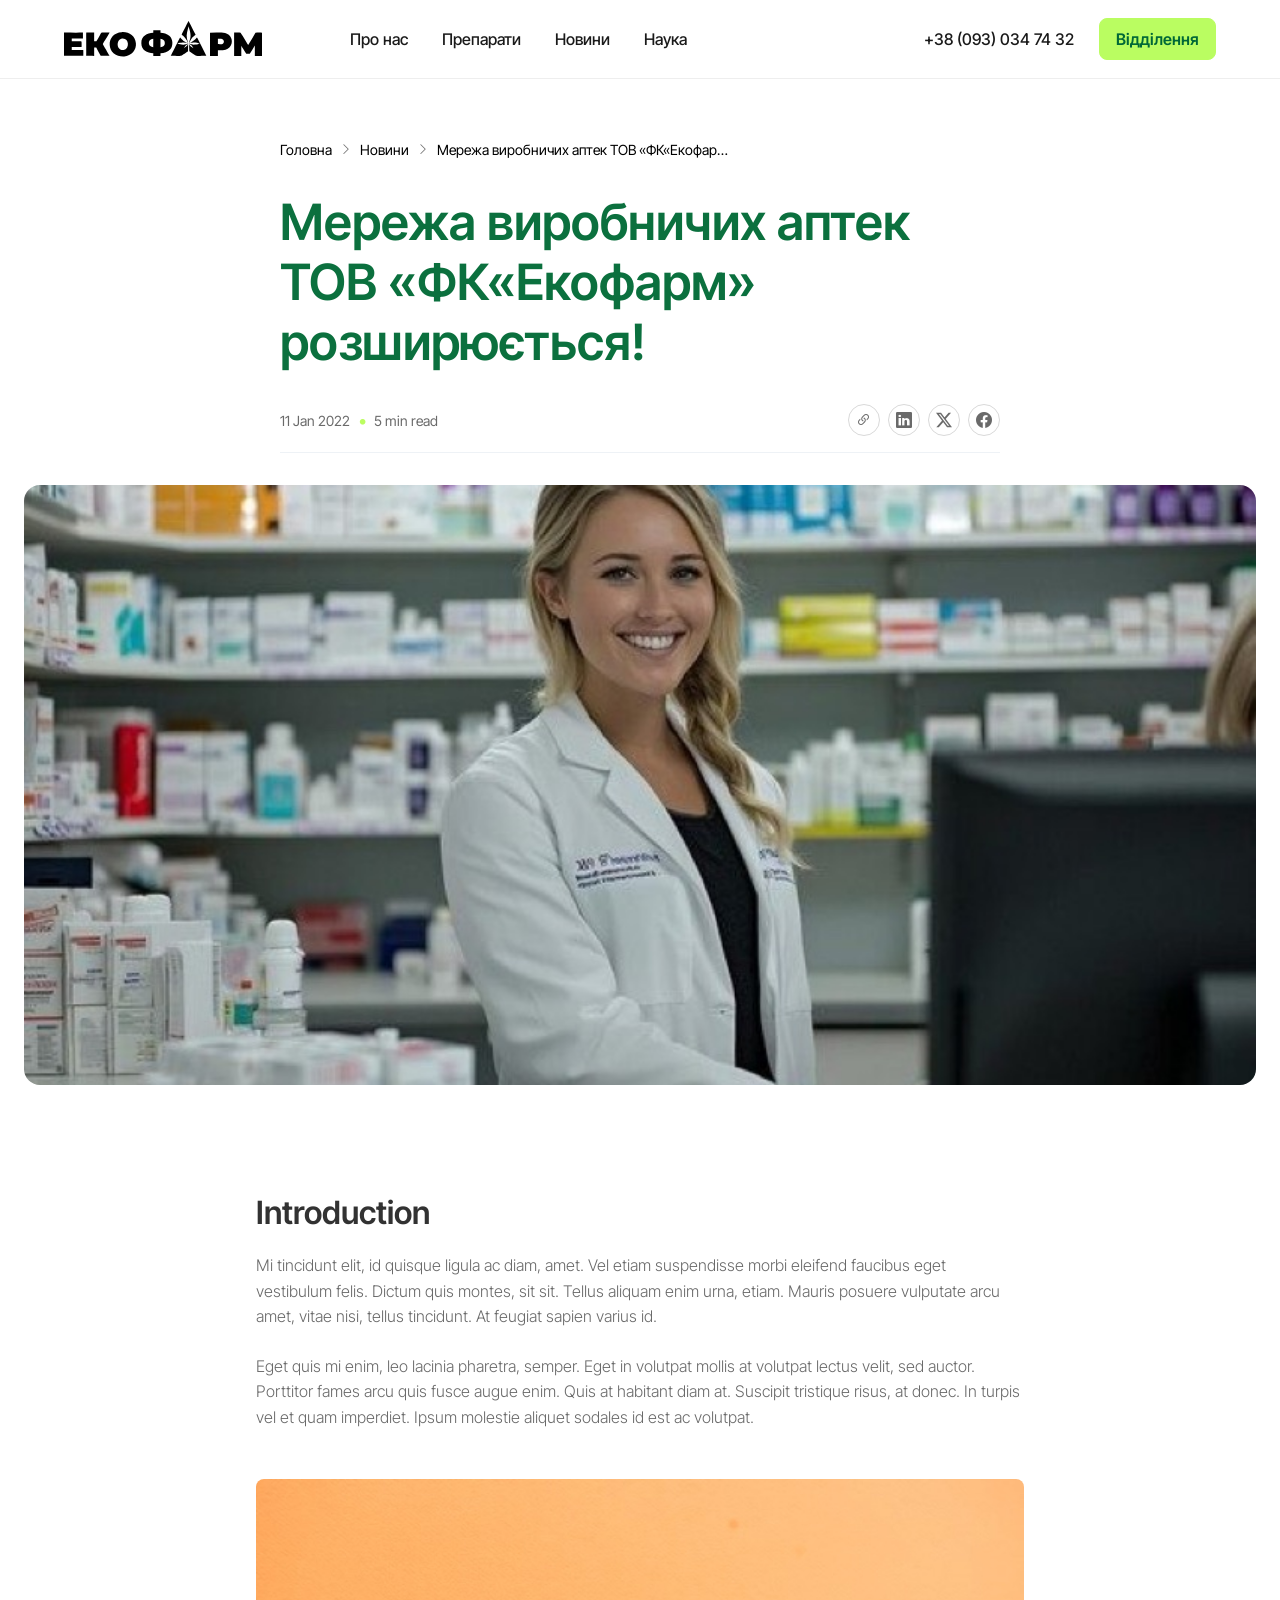
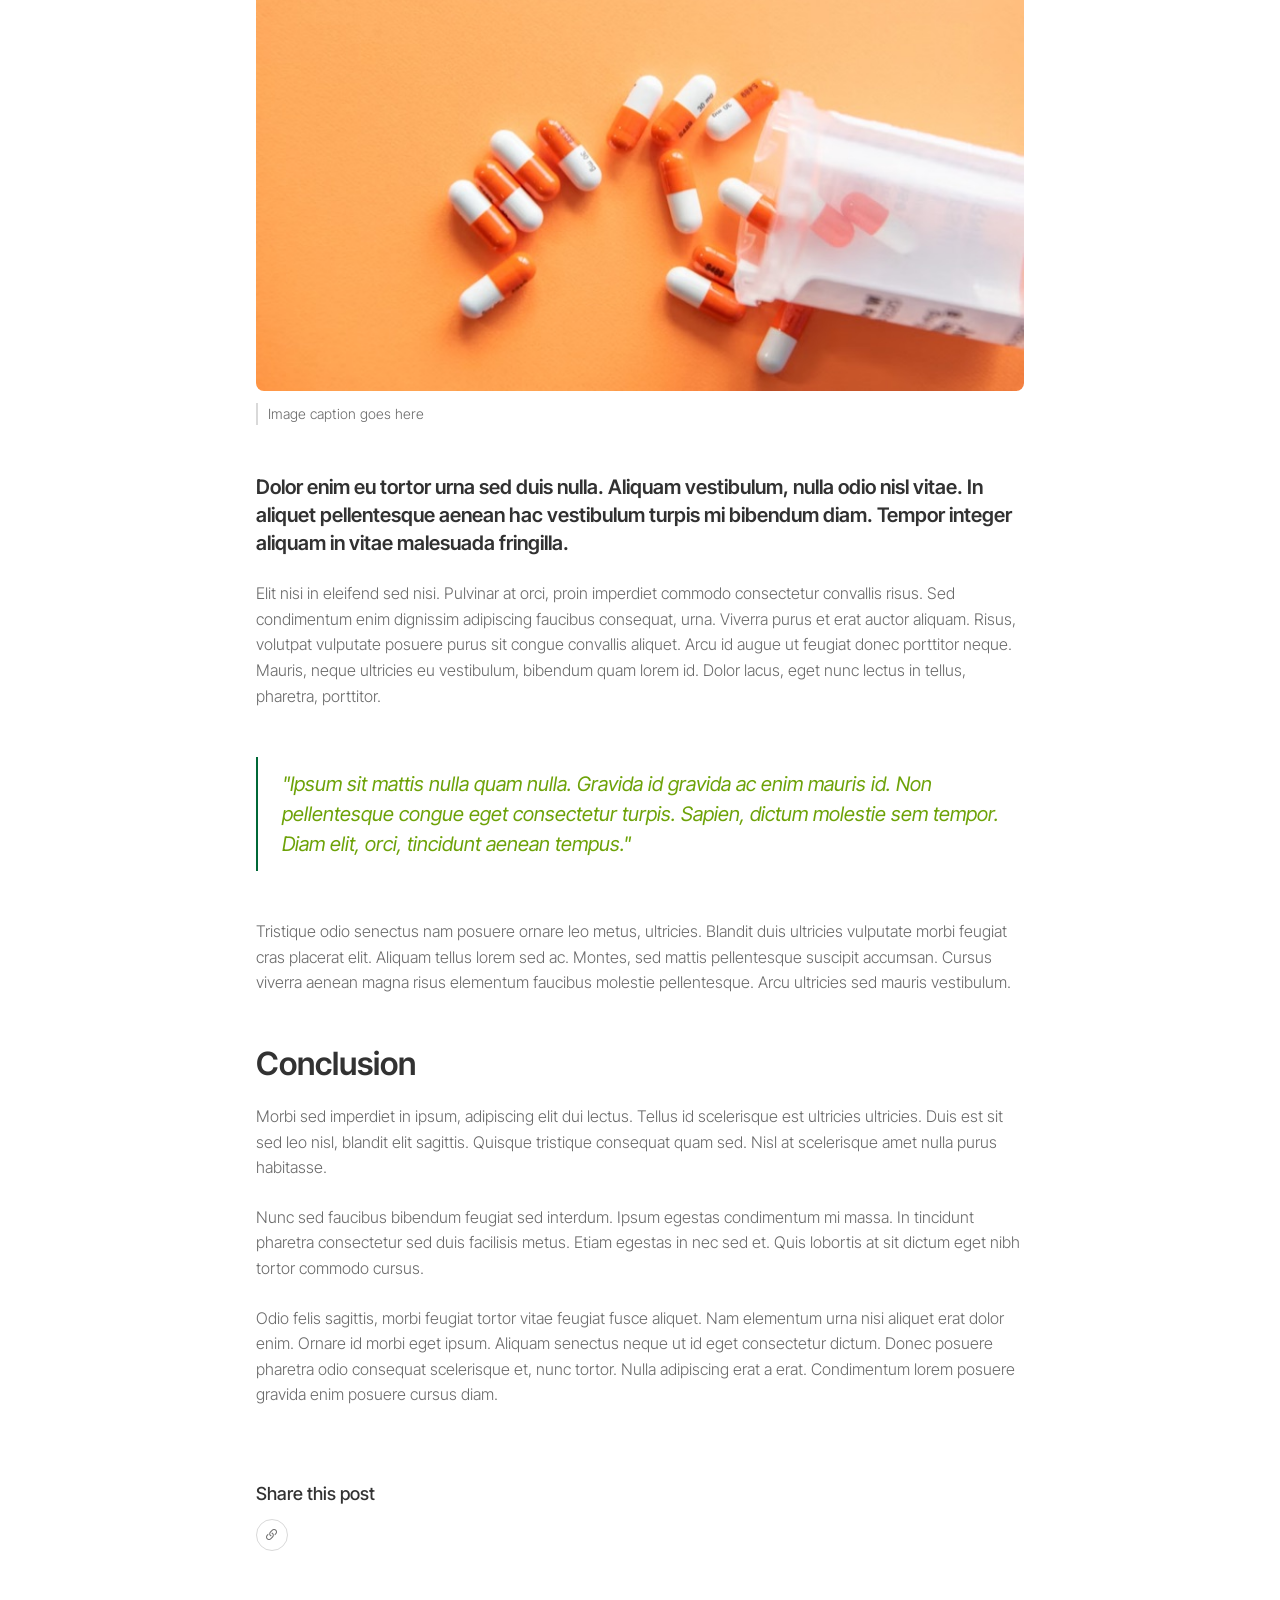
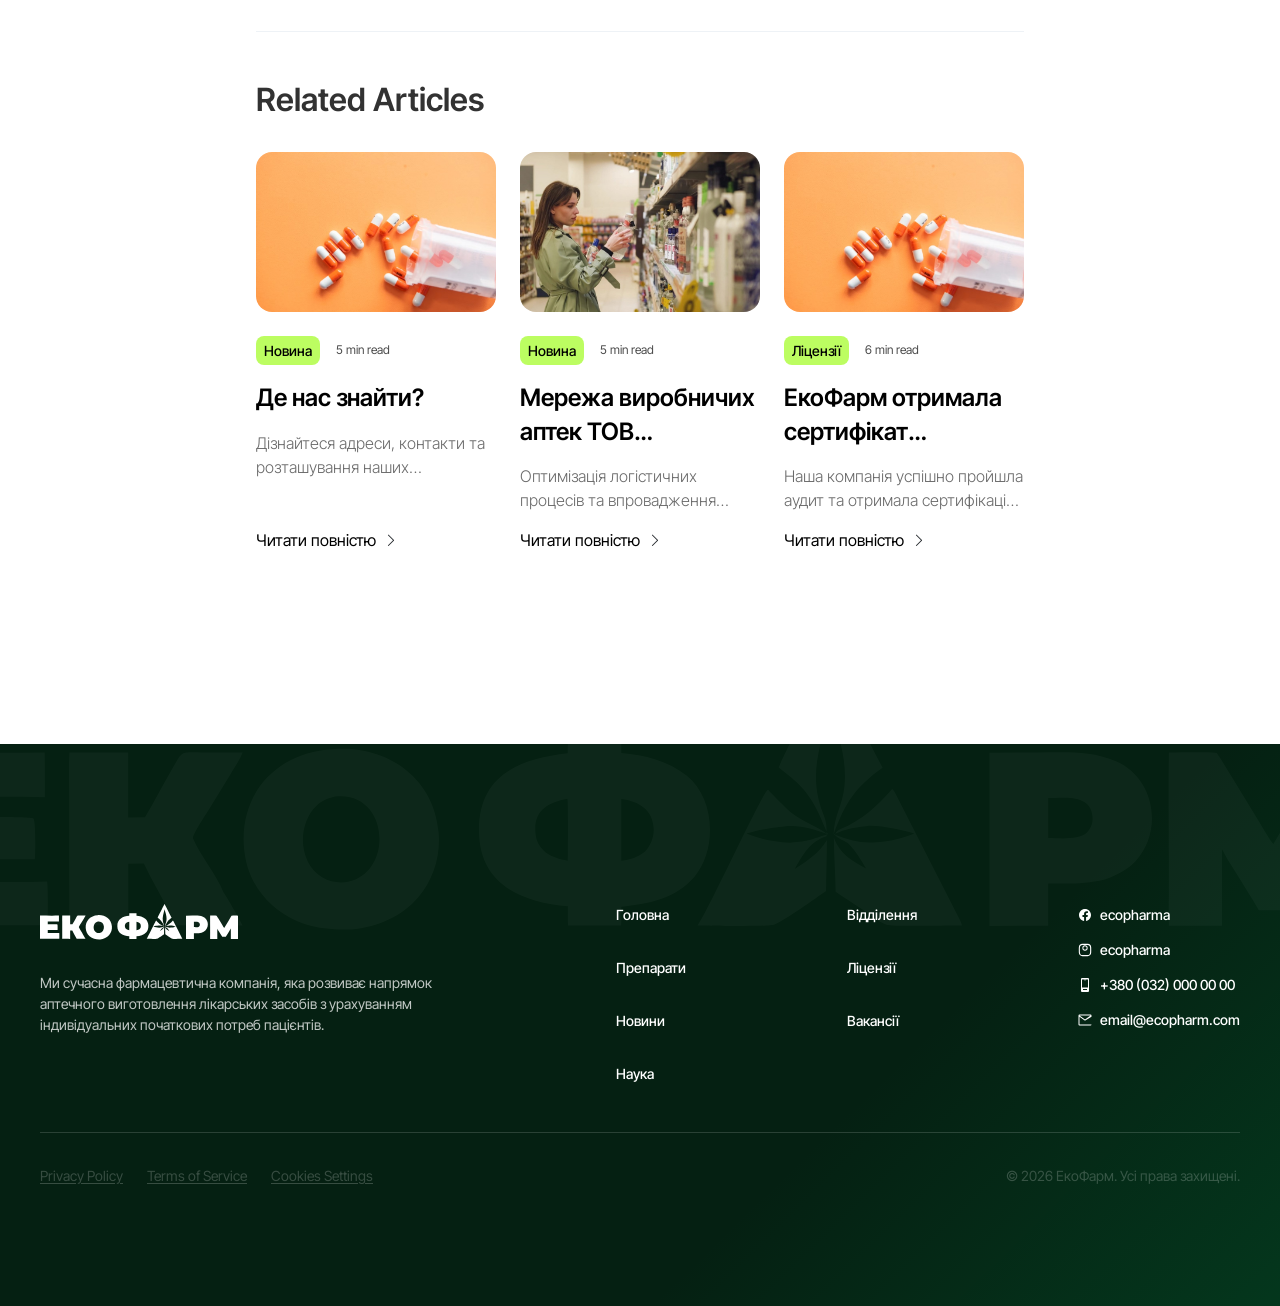
<file: article.html>
<!DOCTYPE html>
<html lang="uk">

<head>
  <meta charset="UTF-8" />
  <meta name="viewport" content="width=device-width, initial-scale=1.0" />
  <title>Стаття — EcoPharma</title>
  <meta name="description" content="Детальний перегляд статті фармацевтичної компанії EcoPharma." />

  <!-- Шрифт: Inter Tight -->
  <link rel="preconnect" href="https://fonts.googleapis.com" />
  <link rel="preconnect" href="https://fonts.gstatic.com" crossorigin />
  <link
    href="https://fonts.googleapis.com/css2?family=Inter+Tight:wght@300;400;500;600;700&display=swap"
    rel="stylesheet" />

  <!-- Bootstrap 5 (CDN) -->
  <link href="https://cdn.jsdelivr.net/npm/bootstrap@5.3.3/dist/css/bootstrap.min.css" rel="stylesheet" />
  <!-- Bootstrap Icons (CDN) -->
  <link href="https://cdn.jsdelivr.net/npm/bootstrap-icons@1.11.3/font/bootstrap-icons.min.css" rel="stylesheet" />
  <!-- Власні стилі -->
  <link href="css/style.css" rel="stylesheet" />
</head>

<body>

  <!-- ===== Хедер (білий, для внутрішніх сторінок) ===== -->
  <header class="page-header">
    <div class="page-header-row">
      <a href="index.html" class="page-logo" aria-label="ЕкоФарм">
        <img src="assets/logo-white.svg" alt="ЕкоФарм" />
      </a>
      <nav class="page-nav">
        <a href="index.html#about">Про нас</a>
        <a href="products.html">Препарати</a>
        <a href="news.html">Новини</a>
        <a href="index.html#">Наука</a>
      </nav>
      <div class="page-header-contact">
        <a href="tel:+380930347432" class="page-phone">+38 (093) 034 74 32</a>
        <a href="branches.html" class="btn-lime btn-lime--sm">Відділення</a>
      </div>
    </div>
  </header>

  <!-- ===== Головний контент статті ===== -->
  <main class="article-page bg-white">
    
    <!-- Верхня секція: Breadcrumbs, Title, Meta, Share -->
    <div class="article-top-section">
      <nav class="bp-breadcrumb" aria-label="Хлібні крихти">
        <a href="index.html">Головна</a>
        <i class="bi bi-chevron-right"></i>
        <a href="news.html">Новини</a>
        <i class="bi bi-chevron-right"></i>
        <span class="text-truncate d-inline-block align-middle" style="max-width: 300px;" id="articleBreadcrumbTitle">...</span>
      </nav>
      
      <h1 class="article-main-title" id="articleMainTitle">...</h1>
      
      <div class="article-meta-row">
        <div class="article-meta-info">
          <span id="articleDate">11 Jan 2022</span>
          <span class="article-meta-dot">•</span>
          <span id="articleReadTime">5 min read</span>
        </div>
        
        <div class="article-share-buttons">
          <button class="share-btn copy-link-btn" aria-label="Копіювати посилання"><i class="bi bi-link-45deg"></i></button>
          <button class="share-btn" aria-label="Поділитися в LinkedIn"><i class="bi bi-linkedin"></i></button>
          <button class="share-btn" aria-label="Поділитися в X"><i class="bi bi-twitter-x"></i></button>
          <button class="share-btn" aria-label="Поділитися в Facebook"><i class="bi bi-facebook"></i></button>
        </div>
      </div>
    </div>

    <!-- Обкладинка статті -->
    <div class="article-cover-container">
      <div class="article-cover-wrapper">
        <img loading="lazy" src="assets/news-1.jpg" alt="Обкладинка новини" id="articleCoverImg" />
      </div>
    </div>

    <!-- Вміст статті -->
    <div class="article-body-section">
      <div class="article-body-inner">
        <div class="article-rich-text" id="articleRichText">
          <!-- Завантажується динамічно через JS -->
        </div>

        <!-- Нижній блок поширення -->
        <div class="article-bottom-share pt-4 mt-5">
          <p class="article-bottom-share-label">Share this post</p>
          <div class="article-share-buttons">
            <button class="share-btn copy-link-btn" aria-label="Копіювати посилання"><i class="bi bi-link-45deg"></i></button>
           </div>
    </div>

    <!-- ===== Секція схожих статей (Figma Grid) ===== -->
    <div class="article-related-section">
      <h2 class="article-related-title">Related Articles</h2>
      <div class="row g-4 row-cols-1 row-cols-md-3" id="relatedArticlesRow">
        <!-- Завантажується динамічно через JS -->
      </div>
    </div>

  </main>

  <!-- ===== Футер ===== -->
  <footer class="site-footer">
    <div class="footer-bg-logo" aria-hidden="true"></div>
    <div class="footer-inner">
      <div class="footer-top">
        <div class="footer-brand">
          <a href="index.html" class="footer-logo-link" aria-label="ЕкоФарм">
            <div class="footer-logo" role="img" aria-label="ЕкоФарм"></div>
          </a>
          <p class="footer-desc">
            Ми сучасна фармацевтична компанія, яка розвиває напрямок аптечного виготовлення лікарських засобів з
            урахуванням індивідуальних початкових потреб пацієнтів.
          </p>
        </div>
        <nav class="footer-nav-col" aria-label="Головне меню сайту">
          <a href="index.html">Головна</a>
          <a href="products.html">Препарати</a>
          <a href="news.html">Новини</a>
          <a href="index.html#">Наука</a>
        </nav>
        <nav class="footer-nav-col" aria-label="Розділи компанії">
          <a href="branches.html">Відділення</a>
          <a href="#licenses">Ліцензії</a>
          <a href="#careers">Вакансії</a>
        </nav>
        <div class="footer-contacts">
          <a href="https://facebook.com/ecopharma" class="footer-contact-item" target="_blank" rel="noopener">
            <svg class="footer-icon" viewBox="0 0 16 16" fill="none" xmlns="http://www.w3.org/2000/svg" aria-hidden="true">
              <path d="M14 8.049C14 4.724 11.313 2 8 2s-6 2.724-6 6.049c0 3.019 2.2 5.52 5.083 5.977V9.92H5.458V8.05h1.625V6.671c0-1.613.955-2.503 2.41-2.503.698 0 1.428.125 1.428.125v1.583h-.805c-.793 0-1.04.495-1.04 1.003V8.05h1.77l-.283 1.869H9.076v4.106C11.8 13.569 14 11.068 14 8.049z" fill="white" />
            </svg>
            <span>ecopharma</span>
          </a>
          <a href="https://instagram.com/ecopharma" class="footer-contact-item" target="_blank" rel="noopener">
            <svg class="footer-icon" viewBox="0 0 16 16" fill="none" xmlns="http://www.w3.org/2000/svg" aria-hidden="true">
              <path d="M8 2.882c1.653 0 1.848.006 2.498.036 1.664.076 2.51.937 2.586 2.585.03.65.036.844.036 2.497s-.006 1.847-.036 2.497c-.076 1.647-.921 2.51-2.586 2.585-.65.03-.843.037-2.498.037-1.652 0-1.847-.006-2.497-.037-1.667-.076-2.51-.94-2.586-2.585C2.887 9.847 2.88 9.654 2.88 8s.007-1.847.037-2.497c.076-1.649.921-2.51 2.586-2.585.65-.03.844-.036 2.497-.036zM8 1.75c-1.681 0-1.891.007-2.551.038-2.255.103-3.507 1.353-3.61 3.61C1.808 6.059 1.8 6.27 1.8 8s.008 1.942.039 2.602c.103 2.255 1.353 3.507 3.61 3.61.66.031.87.038 2.551.038s1.942-.007 2.602-.038c2.252-.103 3.508-1.353 3.61-3.61.031-.66.038-.871.038-2.602 0-1.73-.007-1.941-.038-2.601-.102-2.252-1.355-3.507-3.61-3.61C9.942 1.757 9.731 1.75 8 1.75zm0 1.62a2.63 2.63 0 1 0 0 5.26 2.63 2.63 0 0 0 0-5.26zm0 4.337a1.708 1.708 0 1 1 0-3.416 1.708 1.708 0 0 1 0 3.416zm3.35-4.44a.614.614 0 1 0 0-1.229.614.614 0 0 0 0 1.229z" fill="white" />
            </svg>
            <span>ecopharma</span>
          </a>
          <a href="tel:+380320000000" class="footer-contact-item">
            <svg class="footer-icon" viewBox="0 0 16 16" fill="none" xmlns="http://www.w3.org/2000/svg" aria-hidden="true">
              <path d="M11 1H5a1 1 0 0 0-1 1v12a1 1 0 0 0 1 1h6a1 1 0 0 0 1-1V2a1 1 0 0 0-1-1zm-1 12H6v-1h4v1zm1-2.5H5v-8h6v8zM8 2.5a.5.5 0 1 1 0 1 .5.5 0 0 1 0-1z" fill="white" />
            </svg>
            <span>+380 (032) 000 00 00</span>
          </a>
          <a href="mailto:email@ecopharm.com" class="footer-contact-item">
            <svg class="footer-icon" viewBox="0 0 16 16" fill="none" xmlns="http://www.w3.org/2000/svg" aria-hidden="true">
              <path d="M13.5 2.5h-11a1 1 0 0 0-1 1v9a1 1 0 0 0 1 1h11a1 1 0 0 0 1-1v-9a1 1 0 0 0-1-1zm-11 1h11l-5.5 4L2.5 3.5zm0 9V4.854l5.2 3.597a.5.5 0 0 0 .6 0L14.5 4.854V12.5h-12z" fill="white" />
            </svg>
            <span>email@ecopharm.com</span>
          </a>
        </div>
      </div>
      <div class="footer-credits">
        <div class="footer-divider"></div>
        <div class="footer-bottom-row">
          <div class="footer-legal-links">
            <a href="#">Privacy Policy</a>
            <a href="#">Terms of Service</a>
            <a href="#">Cookies Settings</a>
          </div>
          <p class="footer-copyright">© <span id="year"></span> ЕкоФарм. Усі права захищені.</p>
        </div>
      </div>
    </div>
  </footer>

  <!-- Bootstrap JS (CDN) -->
  <script src="https://cdn.jsdelivr.net/npm/bootstrap@5.3.3/dist/js/bootstrap.bundle.min.js"></script>

  <!-- JS Логіка для динамічного контенту -->
  <script>
    // База даних новин
    const articlesData = {
      1: {
        title: "Мережа виробничих аптек ТОВ «ФК«Екофарм» розширюється!",
        category: "Компанія",
        date: "11 Jan 2022",
        readTime: "5 min read",
        image: "assets/news-1.jpg",
        desc: "У рамках національної стратегії розвитку локального аптечного виробництва в Україні вже працюють перші ліцензовані виробничі аптеки «Екофарм»:",
        content: `
          <h2>Introduction</h2>
          <p>Mi tincidunt elit, id quisque ligula ac diam, amet. Vel etiam suspendisse morbi eleifend faucibus eget vestibulum felis. Dictum quis montes, sit sit. Tellus aliquam enim urna, etiam. Mauris posuere vulputate arcu amet, vitae nisi, tellus tincidunt. At feugiat sapien varius id.</p>
          <p>Eget quis mi enim, leo lacinia pharetra, semper. Eget in volutpat mollis at volutpat lectus velit, sed auctor. Porttitor fames arcu quis fusce augue enim. Quis at habitant diam at. Suscipit tristique risus, at donec. In turpis vel et quam imperdiet. Ipsum molestie aliquet sodales id est ac volutpat.</p>
          
          <div class="article-figure-wrapper my-5">
            <div class="article-figure-img">
              <img loading="lazy" src="assets/news-2.jpg" alt="Виробнича аптека" />
            </div>
            <div class="article-figure-caption">
              <p>Image caption goes here</p>
            </div>
          </div>

          <p class="article-lead-text">Dolor enim eu tortor urna sed duis nulla. Aliquam vestibulum, nulla odio nisl vitae. In aliquet pellentesque aenean hac vestibulum turpis mi bibendum diam. Tempor integer aliquam in vitae malesuada fringilla.</p>
          <p>Elit nisi in eleifend sed nisi. Pulvinar at orci, proin imperdiet commodo consectetur convallis risus. Sed condimentum enim dignissim adipiscing faucibus consequat, urna. Viverra purus et erat auctor aliquam. Risus, volutpat vulputate posuere purus sit congue convallis aliquet. Arcu id augue ut feugiat donec porttitor neque. Mauris, neque ultricies eu vestibulum, bibendum quam lorem id. Dolor lacus, eget nunc lectus in tellus, pharetra, porttitor.</p>
          
          <div class="article-quote-wrapper my-5">
            <blockquote class="article-quote">
              "Ipsum sit mattis nulla quam nulla. Gravida id gravida ac enim mauris id. Non pellentesque congue eget consectetur turpis. Sapien, dictum molestie sem tempor. Diam elit, orci, tincidunt aenean tempus."
            </blockquote>
          </div>

          <p>Tristique odio senectus nam posuere ornare leo metus, ultricies. Blandit duis ultricies vulputate morbi feugiat cras placerat elit. Aliquam tellus lorem sed ac. Montes, sed mattis pellentesque suscipit accumsan. Cursus viverra aenean magna risus elementum faucibus molestie pellentesque. Arcu ultricies sed mauris vestibulum.</p>
          
          <h2>Conclusion</h2>
          <p>Morbi sed imperdiet in ipsum, adipiscing elit dui lectus. Tellus id scelerisque est ultricies ultricies. Duis est sit sed leo nisl, blandit elit sagittis. Quisque tristique consequat quam sed. Nisl at scelerisque amet nulla purus habitasse.</p>
          <p>Nunc sed faucibus bibendum feugiat sed interdum. Ipsum egestas condimentum mi massa. In tincidunt pharetra consectetur sed duis facilisis metus. Etiam egestas in nec sed et. Quis lobortis at sit dictum eget nibh tortor commodo cursus.</p>
          <p>Odio felis sagittis, morbi feugiat tortor vitae feugiat fusce aliquet. Nam elementum urna nisi aliquet erat dolor enim. Ornare id morbi eget ipsum. Aliquam senectus neque ut id eget consectetur dictum. Donec posuere pharetra odio consequat scelerisque et, nunc tortor. Nulla adipiscing erat a erat. Condimentum lorem posuere gravida enim posuere cursus diam.</p>
        `
      },
      2: {
        title: "Де нас знайти?",
        category: "Новина",
        date: "12 Jan 2022",
        readTime: "5 min read",
        image: "assets/news-2.jpg",
        desc: "Дізнайтеся адреси, контакти та розташування наших ліцензованих виробничих аптек у Києві, Дніпрі, Вінниці та інших містах.",
        content: `
          <h2>Introduction</h2>
          <p>Розвиваючи національну мережу, ми прагнемо бути ближче до кожного пацієнта. У цій статті ми детально розповідаємо про географію наших ліцензованих аптек та особливості їхньої роботи в різних регіонах.</p>
          <p>Наразі наші відділення успішно працюють у кількох ключових обласних центрах, забезпечуючи високу якість виготовлення ліків та сервіс.</p>

          <div class="article-figure-wrapper my-5">
            <div class="article-figure-img">
              <img loading="lazy" src="assets/news-3.jpg" alt="Мапа відділень" />
            </div>
            <div class="article-figure-caption">
              <p>Мапа представництв по всій Україні</p>
            </div>
          </div>

          <p class="article-lead-text">Кожне відділення оснащене за останніми стандартами та готове надати кваліфіковану допомогу фармацевта для підбору оптимальних засобів.</p>
          <p>Ми постійно вдосконалюємо логістику та сервіс, щоб замовлені ліки індивідуального виготовлення доставлялися пацієнтам у найкоротші терміни із дотриманням усіх вимог щодо температурного режиму.</p>

          <div class="article-quote-wrapper my-5">
            <blockquote class="article-quote">
              "Доступність якісних ліків у кожному куточку України — це наша місія, яку ми втілюємо щодня, відкриваючи нові аптеки та розширюючи партнерську мережу."
            </blockquote>
          </div>

          <h2>Conclusion</h2>
          <p>Завдяки розширенню нашої мережі, пацієнти мають змогу отримувати ефективні ліки індивідуального виготовлення максимально швидко та зручно. Слідкуйте за оновленнями на нашому сайті, щоб дізнатися про відкриття нових відділень у вашому місті.</p>
        `
      },
      3: {
        title: "Мережа виробничих аптек ТОВ «ФК«Екофарм» розширюється! (продовження)",
        category: "Новина",
        date: "15 Jan 2022",
        readTime: "5 min read",
        image: "assets/news-3.jpg",
        desc: "Оптимізація логістичних процесів та впровадження нових маршрутів для оперативної доставки препаратів безпосередньо до пацієнтів.",
        content: `
          <h2>Introduction</h2>
          <p>Ми продовжуємо активно розвивати мережу локальних аптек «Екофарм» та вдосконалювати процеси доставки. Нова стратегія компанії спрямована на оптимізацію роботи з логістичними компаніями.</p>
          
          <div class="article-figure-wrapper my-5">
            <div class="article-figure-img">
              <img loading="lazy" src="assets/news-1.jpg" alt="Доставка ліків" />
            </div>
            <div class="article-figure-caption">
              <p>Оперативна логістика та збереження властивостей ліків</p>
            </div>
          </div>

          <p class="article-lead-text">Це дозволить значно знизити вартість ліків для кінцевого споживача, а також підвищити оперативність доставки препаратів безпосередньо до пацієнта.</p>
          
          <div class="article-quote-wrapper my-5">
            <blockquote class="article-quote">
              "Швидкість та якість доставки термочутливих ліків — це критично важливий елемент сучасної фармації, над яким наша команда працює щодня."
            </blockquote>
          </div>

          <h2>Conclusion</h2>
          <p>Впровадження нових технологій пакування та контролю температурного режиму під час транспортування дозволяє нам гарантувати повну безпечність та терапевтичну активність наших препаратів.</p>
        `
      },
      4: {
        title: "ЕкоФарм отримала сертифікат відповідності GMP",
        category: "Ліцензії",
        date: "20 Feb 2022",
        readTime: "6 min read",
        image: "assets/news-2.jpg",
        desc: "Наша компанія успішно пройшла аудит та отримала сертифікацію виробництва за стандартами належної виробничої практики (GMP).",
        content: `
          <h2>GMP Сертифікація</h2>
          <p>Наша компанія успішно пройшла аудит та отримала сертифікацію виробництва за стандартами належної виробничої практики (GMP). Это важлива віха у розвитку нашого виробництва.</p>
          <p>Стандарти GMP регулюють і контролюють кожен аспект виробничого процесу: від навчання персоналу та чистоти повітря в лабораторіях до ведення документації та тестування сировини.</p>

          <div class="article-figure-wrapper my-5">
            <div class="article-figure-img">
              <img loading="lazy" src="assets/news-2.jpg" alt="GMP Лабораторія" />
            </div>
            <div class="article-figure-caption">
              <p>Наша лабораторія відповідає стандартам GMP</p>
            </div>
          </div>

          <p class="article-lead-text">Отримання цього сертифікату доводить, що продукція EcoPharma виготовляється на найвищому світовому рівні якості та безпеки.</p>

          <div class="article-quote-wrapper my-5">
            <blockquote class="article-quote">
              "Якість ліків — це безпека життя пацієнтів. Отримання сертифікату GMP підтверджує наше прагнення до досконалості на кожному етапі створення препаратів."
            </blockquote>
          </div>

          <h2>Conclusion</h2>
          <p>Ми вдячні всій нашій команді за зусилля, докладені для проходження аудиту, та продовжуємо працювати над впровадженням інноваційних стандартів на користь наших пацієнтів.</p>
        `
      },
      5: {
        title: "Інноваційні технології в аптечному виготовленні ліків",
        category: "Наукові статті",
        date: "05 Mar 2022",
        readTime: "7 min read",
        image: "assets/news-1.jpg",
        desc: "ЕкоФарм впроваджує сучасні світові стандарти у процес виготовлення екстемпоральних лікарських засобів.",
        content: `
          <h2>Introduction</h2>
          <p>Персоналізована медицина стає все більш популярною в усьому світі. Аптечне виготовлення ліків (екстемпоральна рецептура) є ключовим інструментом цього напрямку, оскільки дозволяє підбирати індивідуальні дозування.</p>
          <p>Сучасна лабораторія EcoPharma використовує передові технології для розробки та виготовлення індивідуальних лікарських засобів, які повністю враховують потреби кожного пацієнта.</p>

          <div class="article-figure-wrapper my-5">
            <div class="article-figure-img">
              <img loading="lazy" src="assets/news-3.jpg" alt="Технології виготовлення" />
            </div>
            <div class="article-figure-caption">
              <p>Сучасне обладнання для точного дозування</p>
            </div>
          </div>

          <p class="article-lead-text">Завдяки використанню стандартизованої сировини та високоточного обладнання ми можемо гарантувати стабільність та безпечність кожного виготовленого препарату.</p>

          <div class="article-quote-wrapper my-5">
            <blockquote class="article-quote">
              "Кожна людина унікальна, і її лікування також має бути унікальним. Інноваційні технології дають нам змогу адаптувати формулу препарату під конкретного пацієнта."
            </blockquote>
          </div>

          <h2>Conclusion</h2>
          <p>Впровадження передових світових практик в аптечне виготовлення відкриває нові можливості для терапії складних захворювань та покращення якості життя пацієнтів.</p>
        `
      },
      6: {
        title: "Медичний канабіс: нові клінічні дослідження та результати",
        category: "Наукові статті",
        date: "12 Mar 2022",
        readTime: "8 min read",
        image: "assets/news-3.jpg",
        desc: "Останні дослідження підтверджують високу ефективність лікарських засобів на основі канабіноїдів.",
        content: `
          <h2>Клінічні дослідження</h2>
          <p>Ми раді поділитися результатами нещодавніх клінічних випробувань препаратів на основі канабіноїдів, що застосовувалися у менеджменті неврологічних захворювань та хронічного болю.</p>
          <p>Дослідження проводилися спільно з провідними українськими інститутами та медичними центрами протягом останніх шести місяців.</p>

          <div class="article-figure-wrapper my-5">
            <div class="article-figure-img">
              <img loading="lazy" src="assets/news-1.jpg" alt="Дослідження канабісу" />
            </div>
            <div class="article-figure-caption">
              <p>Лабораторний аналіз активних компонентів медичного канабісу</p>
            </div>
          </div>

          <p class="article-lead-text">Зафіксовано статистично значуще покращення загального стану пацієнтів та зменшення вираженості симптомів у 75% випадків.</p>

          <div class="article-quote-wrapper my-5">
            <blockquote class="article-quote">
              "Результати клінічних досліджень підтверджують великий терапевтичний потенціал канабіноїдів та відкривають нові перспективи для розвитку вітчизняної медичної практики."
            </blockquote>
          </div>

          <h2>Conclusion</h2>
          <p>EcoPharma продовжує інвестувати у наукові дослідження, щоб надавати українським лікарям та пацієнтам доказові рішення для ефективного та безпечного лікування.</p>
        `
      },
      7: {
        title: "Як підтримати імунітет під час сезонних змін: поради фармацевта",
        category: "Блог",
        date: "18 Apr 2022",
        readTime: "4 min read",
        image: "assets/news-1.jpg",
        desc: "Прості та дієві рекомендації від наших провідних спеціалістів для зміцнення вашого організму у міжсезоння.",
        content: `
          <h2>Поради фармацевта</h2>
          <p>Зміна погоди та перехідні сезони завжди є випробуванням для захисних сил нашого організму. Наш головний фармацевт Олена Ковальчук підготувала прості, але дієві поради для зміцнення імунітету.</p>
          <p>Важливо пам'ятати, що імунітет — це комплексна система, яка потребує щоденної підтримки.</p>

          <div class="article-figure-wrapper my-5">
            <div class="article-figure-img">
              <img loading="lazy" src="assets/news-2.jpg" alt="Вітаміни та імунітет" />
            </div>
            <div class="article-figure-caption">
              <p>Правильна підтримка імунної системи природними засобами</p>
            </div>
          </div>

          <p class="article-lead-text">Регулярні прогулянки, повноцінний сон та раціональне харчування — це основа, яку можна підсилити вітамінними комплексами.</p>

          <div class="article-quote-wrapper my-5">
            <blockquote class="article-quote">
              "Не намагайтеся штучно стимулювати імунітет ліками без потреби. Здоровий спосіб життя та профілактичний прийом органічних вітамінів — найкращий захист."
            </blockquote>
          </div>

          <h2>Conclusion</h2>
          <p>У разі потреби ви завжди можете отримати безкоштовну консультацію фармацевта в будь-якій аптеці нашої мережі для вибору якісних вітамінів та добавок.</p>
        `
      },
      8: {
        title: "Історія розвитку екстемпорального виготовлення ліків",
        category: "Блог",
        date: "25 Apr 2022",
        readTime: "10 min read",
        image: "assets/news-2.jpg",
        desc: "Від стародавніх алхіміків до високотехнологічних лабораторій XXI століття.",
        content: `
          <h2>Історія фармації</h2>
          <p>Аптечне виготовлення ліків за індивідуальними прописами лікаря має багатовікову історію. У цій статті ми простежимо шлях розвитку екстемпоральної рецептури від давнини до сьогодення.</p>
          <p>Протягом багатьох століть кожна аптека була унікальною лабораторією, де створювалися ліки для конкретного пацієнта.</p>

          <div class="article-figure-wrapper my-5">
            <div class="article-figure-img">
              <img loading="lazy" src="assets/news-3.jpg" alt="Історія аптеки" />
            </div>
            <div class="article-figure-caption">
              <p>Виготовлення ліків в аптечних лабораторіях минулого</p>
            </div>
          </div>

          <p class="article-lead-text">Масове промислове виробництво XX століття витіснило екстемпоральний напрямок, проте сьогодні він переживає нове народження.</p>

          <div class="article-quote-wrapper my-5">
            <blockquote class="article-quote">
              "Сучасне аптечне виготовлення ліків поєднує стародавні традиції індивідуального підходу та новітні наукові розробки та стандарти безпеки."
            </blockquote>
          </div>

          <h2>Conclusion</h2>
          <p>Сьогодні EcoPharma відроджує культуру аптечного виготовлення в Україні, поєднуючи класичні рецептурні традиції та високі технології сучасної індустрії.</p>
        `
      }
    };

    // Отримуємо ID статті з URL параметрів
    function getArticleId() {
      const params = new URLSearchParams(window.location.search);
      const id = parseInt(params.get("id"));
      return articlesData[id] ? id : 1; // За дефолтом показуємо 1 статтю
    }

    // Заповнюємо сторінку даними
    function renderArticle() {
      const id = getArticleId();
      const article = articlesData[id];

      // Оновлюємо тайтл вкладки браузера
      document.title = `${article.title} — EcoPharma`;

      // Заповнюємо елементи DOM
      document.getElementById("articleBreadcrumbTitle").textContent = article.title;
      document.getElementById("articleMainTitle").textContent = article.title;
      document.getElementById("articleDate").textContent = article.date;
      document.getElementById("articleReadTime").textContent = article.readTime;
      
      const coverImg = document.getElementById("articleCoverImg");
      if (coverImg) {
        coverImg.src = article.image;
        coverImg.alt = article.title;
      }

      document.getElementById("articleRichText").innerHTML = article.content;

      // Рендеримо схожі статті
      renderRelatedArticles(id);
    }

    // Рендер схожих статей
    function renderRelatedArticles(currentId) {
      const relatedRow = document.getElementById("relatedArticlesRow");
      if (!relatedRow) return;

      relatedRow.innerHTML = "";

      // Отримуємо 3 інші статті циклично
      const relatedIds = [];
      let nextId = currentId;
      for (let i = 0; i < 3; i++) {
        nextId = (nextId % 8) + 1;
        relatedIds.push(nextId);
      }

      relatedIds.forEach(id => {
        const art = articlesData[id];
        const cardCol = document.createElement("div");
        cardCol.className = "col";
        cardCol.innerHTML = `
          <a href="article.html?id=${id}" class="news-grid-card text-decoration-none">
            <div class="news-grid-img-wrapper">
              <img src="${art.image}" alt="${art.title}" class="news-grid-img" />
            </div>
            <div class="news-grid-card-body">
              <div class="news-grid-meta">
                <span class="news-grid-tag">${art.category}</span>
                <span class="news-grid-read">${art.readTime}</span>
              </div>
              <h3 class="news-grid-title">${art.title}</h3>
              <p class="news-grid-desc">${art.desc}</p>
              <div class="news-grid-action">
                <span class="news-grid-link">Читати повністю</span>
                <i class="bi bi-chevron-right text-dark"></i>
              </div>
            </div>
          </a>
        `;
        relatedRow.appendChild(cardCol);
      });
    }

    // Копіювання посилання на статтю
    function initShareButtons() {
      document.querySelectorAll(".copy-link-btn").forEach(btn => {
        btn.addEventListener("click", () => {
          navigator.clipboard.writeText(window.location.href)
            .then(() => {
              // Використовуємо функцію showToast, яка є у script.js
              if (typeof showToast === "function") {
                showToast("Посилання скопійовано у буфер обміну!");
              } else {
                alert("Посилання скопійовано!");
              }
            })
            .catch(() => {
              alert("Не вдалося скопіювати посилання.");
            });
        });
      });
    }

    // Запуск при завантаженні
    document.addEventListener("DOMContentLoaded", () => {
      renderArticle();
      initShareButtons();
      // Ініціалізація року у футері
      const yearEl = document.getElementById("year");
      if (yearEl) yearEl.textContent = new Date().getFullYear();
    });
  </script>
</body>
</html>
</file>
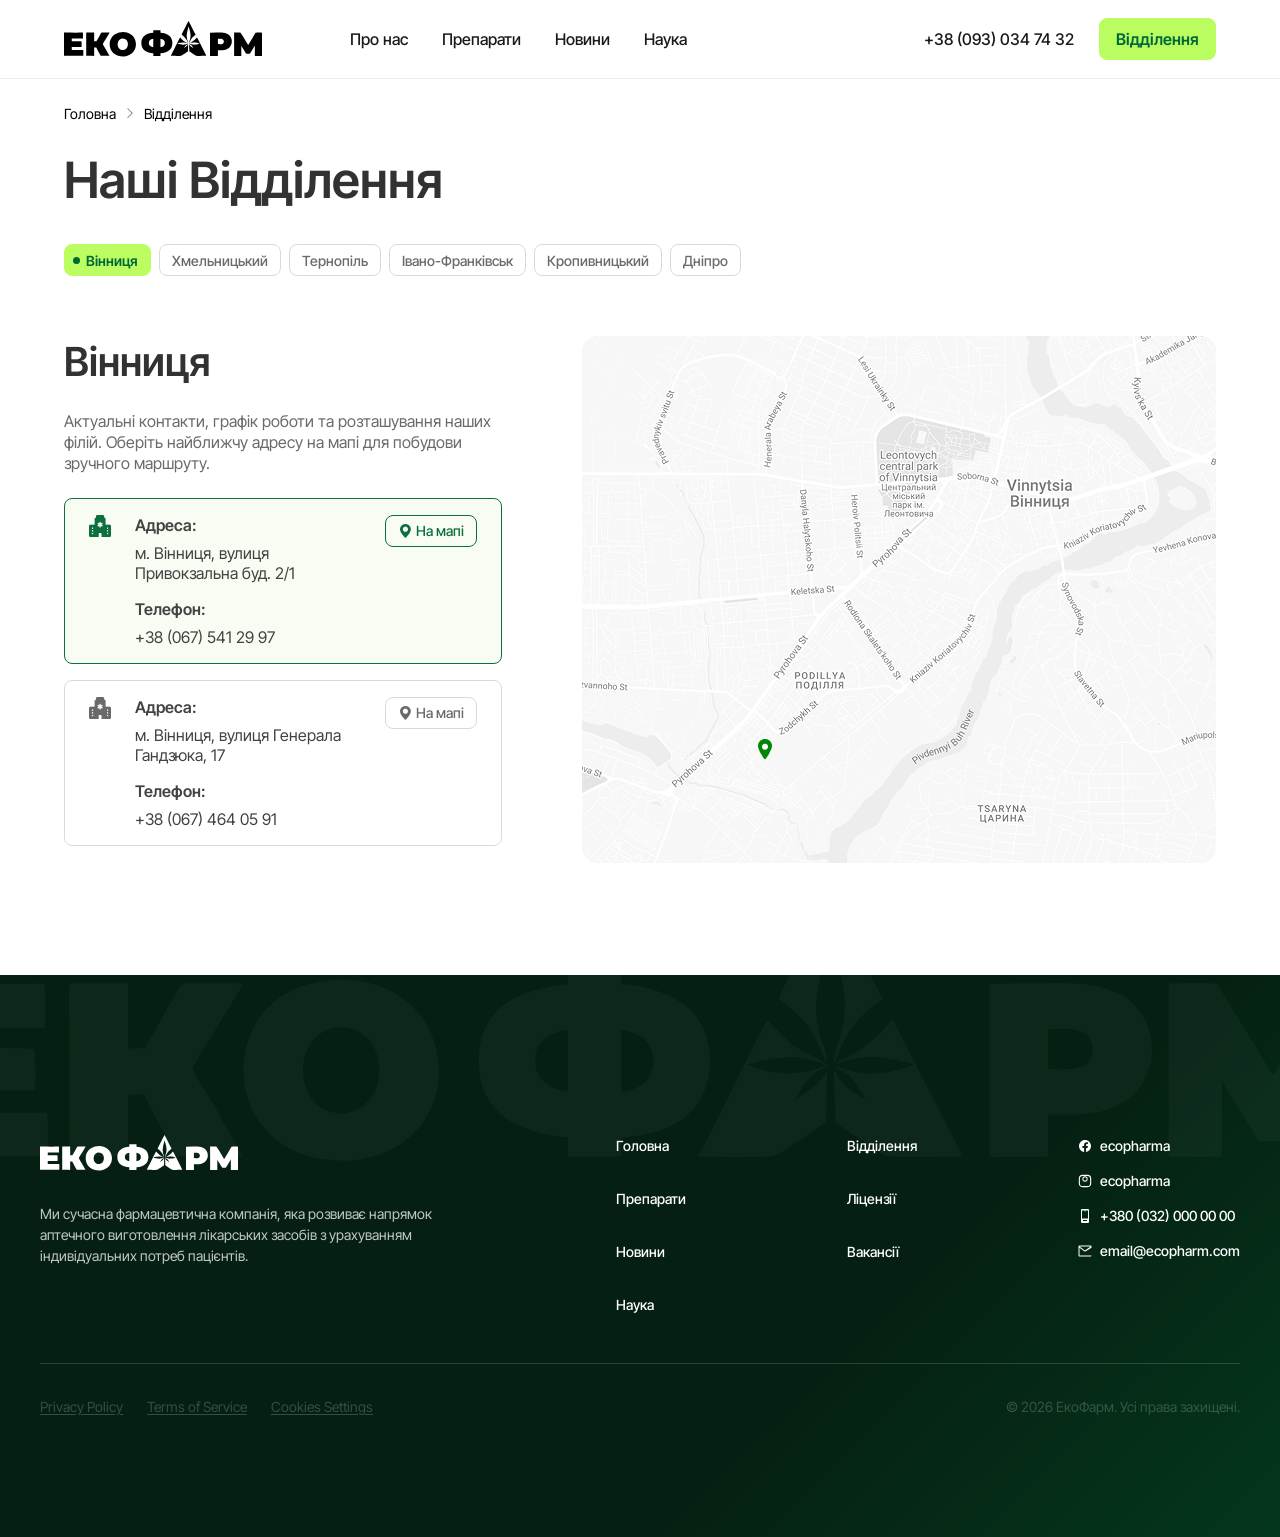
<file: branches.html>
<!DOCTYPE html>
<html lang="uk">

<head>
  <meta charset="UTF-8" />
  <meta name="viewport" content="width=device-width, initial-scale=1.0" />
  <title>Наші відділення — EcoPharma</title>
  <meta name="description" content="Відділення EcoPharma по Україні: адреси, телефони та розташування на мапі." />

  <!-- Шрифт: Inter Tight -->
  <link rel="preconnect" href="https://fonts.googleapis.com" />
  <link rel="preconnect" href="https://fonts.gstatic.com" crossorigin />
  <link href="https://fonts.googleapis.com/css2?family=Inter+Tight:wght@300;400;500;600;700&display=swap"
    rel="stylesheet" />

  <!-- Bootstrap 5 (CDN) -->
  <link href="https://cdn.jsdelivr.net/npm/bootstrap@5.3.3/dist/css/bootstrap.min.css" rel="stylesheet" />
  <!-- Bootstrap Icons (CDN) -->
  <link href="https://cdn.jsdelivr.net/npm/bootstrap-icons@1.11.3/font/bootstrap-icons.min.css" rel="stylesheet" />
  <!-- Власні стилі -->
  <link href="css/style.css" rel="stylesheet" />
</head>

<body>

  <!-- ===== Хедер (білий, для внутрішніх сторінок) ===== -->
  <header class="page-header">
    <div class="page-header-row">
      <a href="index.html" class="page-logo" aria-label="ЕкоФарм">
        <img src="assets/logo-white.svg" alt="ЕкоФарм" />
      </a>
      <nav class="page-nav">
        <a href="index.html#about">Про нас</a>
        <a href="products.html">Препарати</a>
        <a href="news.html">Новини</a>
        <a href="index.html#">Наука</a>
      </nav>
      <div class="page-header-contact">
        <a href="tel:+380930347432" class="page-phone">+38 (093) 034 74 32</a>
        <a href="branches.html" class="btn-lime btn-lime--sm">Відділення</a>
      </div>
    </div>
  </header>

  <main class="branches-page">
    <div class="branches-page-inner">

      <!-- Шапка: breadcrumb + заголовок + таби -->
      <div class="bp-head">
        <nav class="bp-breadcrumb" aria-label="Хлібні крихти">
          <a href="index.html">Головна</a>
          <i class="bi bi-chevron-right"></i>
          <span>Відділення</span>
        </nav>
        <h1 class="bp-title">Наші Відділення</h1>
        <div class="bp-tabs" role="tablist">
          <button class="bp-tab active" data-city="vinnytsia"><span class="bp-tab-dot"></span> Вінниця</button>
          <button class="bp-tab" data-city="khmelnytskyi">Хмельницький</button>
          <button class="bp-tab" data-city="ternopil">Тернопіль</button>
          <button class="bp-tab" data-city="ivano-frankivsk">Івано-Франківськ</button>
          <button class="bp-tab" data-city="kropyvnytskyi">Кропивницький</button>
          <button class="bp-tab" data-city="dnipro">Дніпро</button>
        </div>
      </div>

      <!-- Панелі міст -->
      <div class="bp-panels">

        <!-- Вінниця (2 відділення) -->
        <section class="bp-panel active" data-city="vinnytsia">
          <div class="bp-left">
            <h2 class="bp-city">Вінниця</h2>
            <p class="bp-subtitle">Актуальні контакти, графік роботи та розташування наших філій.
              Оберіть найближчу адресу на мапі для побудови зручного маршруту.</p>
            <div class="bp-cards">
              <article class="bp-card active" data-map="assets/vinn-2.png">
                <span class="bp-card-icon"><i class="bi bi-hospital-fill"></i></span>
                <div class="bp-card-body">
                  <div class="bp-field"><span class="bp-label">Адреса:</span><span class="bp-value">м. Вінниця, вулиця
                      Привокзальна буд. 2/1</span></div>
                  <div class="bp-field"><span class="bp-label">Телефон:</span><span class="bp-value">+38 (067) 541 29
                      97</span></div>
                </div>
                <button class="bp-map-btn" type="button"><i class="bi bi-geo-alt-fill"></i> На мапі</button>
              </article>
              <article class="bp-card" data-map="assets/vinn-2.png">
                <span class="bp-card-icon"><i class="bi bi-hospital-fill"></i></span>
                <div class="bp-card-body">
                  <div class="bp-field"><span class="bp-label">Адреса:</span><span class="bp-value">м. Вінниця, вулиця
                      Генерала Гандзюка, 17</span></div>
                  <div class="bp-field"><span class="bp-label">Телефон:</span><span class="bp-value">+38 (067) 464 05
                      91</span></div>
                </div>
                <button class="bp-map-btn" type="button"><i class="bi bi-geo-alt-fill"></i> На мапі</button>
              </article>
            </div>
          </div>
          <div class="bp-map"><img loading="lazy" src="assets/vinn-2.png" alt="Карта — Вінниця" /></div>
        </section>

        <!-- Хмельницький -->
        <section class="bp-panel" data-city="khmelnytskyi">
          <div class="bp-left">
            <h2 class="bp-city">Хмельницький</h2>
            <p class="bp-subtitle">Актуальні контакти, графік роботи та розташування наших філій.
              Оберіть найближчу адресу на мапі для побудови зручного маршруту.</p>
            <div class="bp-cards">
              <article class="bp-card active" data-map="assets/Khmel.png">
                <span class="bp-card-icon"><i class="bi bi-hospital-fill"></i></span>
                <div class="bp-card-body">
                  <div class="bp-field"><span class="bp-label">Адреса:</span><span class="bp-value">м. Хмельницький,
                      вулиця Центральна, 1</span></div>
                  <div class="bp-field"><span class="bp-label">Телефон:</span><span class="bp-value">+38 (067) 243 07 23
                    </span></div>
                </div>
                <button class="bp-map-btn" type="button"><i class="bi bi-geo-alt-fill"></i> На мапі</button>
              </article>
            </div>
          </div>
          <div class="bp-map"><img loading="lazy" src="assets/Khmel.png" alt="Карта — Хмельницький" /></div>
        </section>

        <!-- Тернопіль -->
        <section class="bp-panel" data-city="ternopil">
          <div class="bp-left">
            <h2 class="bp-city">Тернопіль</h2>
            <p class="bp-subtitle">Актуальні контакти, графік роботи та розташування наших філій.
              Оберіть найближчу адресу на мапі для побудови зручного маршруту.</p>
            <div class="bp-cards">
              <article class="bp-card active" data-map="assets/ternopil.png">
                <span class="bp-card-icon"><i class="bi bi-hospital-fill"></i></span>
                <div class="bp-card-body">
                  <div class="bp-field"><span class="bp-label">Адреса:</span><span class="bp-value">м. Тернопіль, вулиця
                      Центральна, 1</span></div>
                  <div class="bp-field"><span class="bp-label">Телефон:</span><span class="bp-value">+380 (67) 240 29
                      48</span></div>
                </div>
                <button class="bp-map-btn" type="button"><i class="bi bi-geo-alt-fill"></i> На мапі</button>
              </article>
            </div>
          </div>
          <div class="bp-map"><img loading="lazy" src="assets/ternopil.png" alt="Карта — Тернопіль" /></div>
        </section>

        <!-- Івано-Франківськ -->
        <section class="bp-panel" data-city="ivano-frankivsk">
          <div class="bp-left">
            <h2 class="bp-city">Івано-Франківськ</h2>
            <p class="bp-subtitle">Актуальні контакти, графік роботи та розташування наших філій.
              Оберіть найближчу адресу на мапі для побудови зручного маршруту.</p>
            <div class="bp-cards">
              <article class="bp-card active" data-map="assets/I-fr.png">
                <span class="bp-card-icon"><i class="bi bi-hospital-fill"></i></span>
                <div class="bp-card-body">
                  <div class="bp-field"><span class="bp-label">Адреса:</span><span class="bp-value">м. Івано-Франківськ,
                      вулиця Центральна, 1</span></div>
                  <div class="bp-field"><span class="bp-label">Телефон:</span><span class="bp-value">-</span></div>
                </div>
                <button class="bp-map-btn" type="button"><i class="bi bi-geo-alt-fill"></i> На мапі</button>
              </article>
            </div>
          </div>
          <div class="bp-map"><img loading="lazy" src="assets/I-fr.png" alt="Карта — Івано-Франківськ" /></div>
        </section>

        <!-- Кропивницький -->
        <section class="bp-panel" data-city="kropyvnytskyi">
          <div class="bp-left">
            <h2 class="bp-city">Кропивницький</h2>
            <p class="bp-subtitle">Актуальні контакти, графік роботи та розташування наших філій.
              Оберіть найближчу адресу на мапі для побудови зручного маршруту.</p>
            <div class="bp-cards">
              <article class="bp-card active" data-map="assets/krop.png">
                <span class="bp-card-icon"><i class="bi bi-hospital-fill"></i></span>
                <div class="bp-card-body">
                  <div class="bp-field"><span class="bp-label">Адреса:</span><span class="bp-value">м. Кропивницький,
                      вулиця Центральна, 1</span></div>
                  <div class="bp-field"><span class="bp-label">Телефон:</span><span class="bp-value">-</span></div>
                </div>
                <button class="bp-map-btn" type="button"><i class="bi bi-geo-alt-fill"></i> На мапі</button>
              </article>
            </div>
          </div>
          <div class="bp-map"><img loading="lazy" src="assets/krop.png" alt="Карта — Кропивницький" /></div>
        </section>

        <!-- Дніпро -->
        <section class="bp-panel" data-city="dnipro">
          <div class="bp-left">
            <h2 class="bp-city">Дніпро</h2>
            <p class="bp-subtitle">Актуальні контакти, графік роботи та розташування наших філій.
              Оберіть найближчу адресу на мапі для побудови зручного маршруту.</p>
            <div class="bp-cards">
              <article class="bp-card active" data-map="assets/Dnipro.png">
                <span class="bp-card-icon"><i class="bi bi-hospital-fill"></i></span>
                <div class="bp-card-body">
                  <div class="bp-field"><span class="bp-label">Адреса:</span><span class="bp-value">м. Дніпро, вулиця
                      Центральна, 1</span></div>
                  <div class="bp-field"><span class="bp-label">Телефон:</span><span class="bp-value">+38 (067) 321 64
                      75</span></div>
                </div>
                <button class="bp-map-btn" type="button"><i class="bi bi-geo-alt-fill"></i> На мапі</button>
              </article>
            </div>
          </div>
          <div class="bp-map"><img loading="lazy" src="assets/Dnipro.png" alt="Карта — Дніпро" /></div>
        </section>

      </div>
    </div>
  </main>

  <!-- ===== Футер ===== -->
  <footer class="site-footer">
    <div class="footer-bg-logo" aria-hidden="true"></div>
    <div class="footer-inner">
      <div class="footer-top">
        <div class="footer-brand">
          <a href="index.html" class="footer-logo-link" aria-label="ЕкоФарм">
            <div class="footer-logo" role="img" aria-label="ЕкоФарм"></div>
          </a>
          <p class="footer-desc">
            Ми сучасна фармацевтична компанія, яка розвиває напрямок аптечного виготовлення лікарських засобів з
            урахуванням індивідуальних потреб пацієнтів.
          </p>
        </div>
        <nav class="footer-nav-col" aria-label="Головне меню сайту">
          <a href="index.html">Головна</a>
          <a href="products.html">Препарати</a>
          <a href="news.html">Новини</a>
          <a href="index.html#science">Наука</a>
        </nav>
        <nav class="footer-nav-col" aria-label="Розділи компанії">
          <a href="branches.html">Відділення</a>
          <a href="#licenses">Ліцензії</a>
          <a href="#careers">Вакансії</a>
        </nav>
        <div class="footer-contacts">
          <a href="https://facebook.com/ecopharma" class="footer-contact-item" target="_blank" rel="noopener">
            <svg class="footer-icon" viewBox="0 0 16 16" fill="none" xmlns="http://www.w3.org/2000/svg"
              aria-hidden="true">
              <path
                d="M14 8.049C14 4.724 11.313 2 8 2s-6 2.724-6 6.049c0 3.019 2.2 5.52 5.083 5.977V9.92H5.458V8.05h1.625V6.671c0-1.613.955-2.503 2.41-2.503.698 0 1.428.125 1.428.125v1.583h-.805c-.793 0-1.04.495-1.04 1.003V8.05h1.77l-.283 1.869H9.076v4.106C11.8 13.569 14 11.068 14 8.049z"
                fill="white" />
            </svg>
            <span>ecopharma</span>
          </a>
          <a href="https://instagram.com/ecopharma" class="footer-contact-item" target="_blank" rel="noopener">
            <svg class="footer-icon" viewBox="0 0 16 16" fill="none" xmlns="http://www.w3.org/2000/svg"
              aria-hidden="true">
              <path
                d="M8 2.882c1.653 0 1.848.006 2.498.036 1.664.076 2.51.937 2.586 2.585.03.65.036.844.036 2.497s-.006 1.847-.036 2.497c-.076 1.647-.921 2.51-2.586 2.585-.65.03-.843.037-2.498.037-1.652 0-1.847-.006-2.497-.037-1.667-.076-2.51-.94-2.586-2.585C2.887 9.847 2.88 9.654 2.88 8s.007-1.847.037-2.497c.076-1.649.921-2.51 2.586-2.585.65-.03.844-.036 2.497-.036zM8 1.75c-1.681 0-1.891.007-2.551.038-2.255.103-3.507 1.353-3.61 3.61C1.808 6.059 1.8 6.27 1.8 8s.008 1.942.039 2.602c.103 2.255 1.353 3.507 3.61 3.61.66.031.87.038 2.551.038s1.942-.007 2.602-.038c2.252-.103 3.508-1.353 3.61-3.61.031-.66.038-.871.038-2.602 0-1.73-.007-1.941-.038-2.601-.102-2.252-1.355-3.507-3.61-3.61C9.942 1.757 9.731 1.75 8 1.75zm0 1.62a2.63 2.63 0 1 0 0 5.26 2.63 2.63 0 0 0 0-5.26zm0 4.337a1.708 1.708 0 1 1 0-3.416 1.708 1.708 0 0 1 0 3.416zm3.35-4.44a.614.614 0 1 0 0-1.229.614.614 0 0 0 0 1.229z"
                fill="white" />
            </svg>
            <span>ecopharma</span>
          </a>
          <a href="tel:+380320000000" class="footer-contact-item">
            <svg class="footer-icon" viewBox="0 0 16 16" fill="none" xmlns="http://www.w3.org/2000/svg"
              aria-hidden="true">
              <path
                d="M11 1H5a1 1 0 0 0-1 1v12a1 1 0 0 0 1 1h6a1 1 0 0 0 1-1V2a1 1 0 0 0-1-1zm-1 12H6v-1h4v1zm1-2.5H5v-8h6v8zM8 2.5a.5.5 0 1 1 0 1 .5.5 0 0 1 0-1z"
                fill="white" />
            </svg>
            <span>+380 (032) 000 00 00</span>
          </a>
          <a href="mailto:email@ecopharm.com" class="footer-contact-item">
            <svg class="footer-icon" viewBox="0 0 16 16" fill="none" xmlns="http://www.w3.org/2000/svg"
              aria-hidden="true">
              <path
                d="M13.5 2.5h-11a1 1 0 0 0-1 1v9a1 1 0 0 0 1 1h11a1 1 0 0 0 1-1v-9a1 1 0 0 0-1-1zm-11 1h11l-5.5 4L2.5 3.5zm0 9V4.854l5.2 3.597a.5.5 0 0 0 .6 0L14.5 4.854V12.5h-12z"
                fill="white" />
            </svg>
            <span>email@ecopharm.com</span>
          </a>
        </div>
      </div>
      <div class="footer-credits">
        <div class="footer-divider"></div>
        <div class="footer-bottom-row">
          <div class="footer-legal-links">
            <a href="#">Privacy Policy</a>
            <a href="#">Terms of Service</a>
            <a href="#">Cookies Settings</a>
          </div>
          <p class="footer-copyright">© <span id="year"></span> ЕкоФарм. Усі права захищені.</p>
        </div>
      </div>
    </div>
  </footer>

  <script src="https://cdn.jsdelivr.net/npm/bootstrap@5.3.3/dist/js/bootstrap.bundle.min.js"></script>
  <script src="js/script.js"></script>
</body>

</html>
</file>
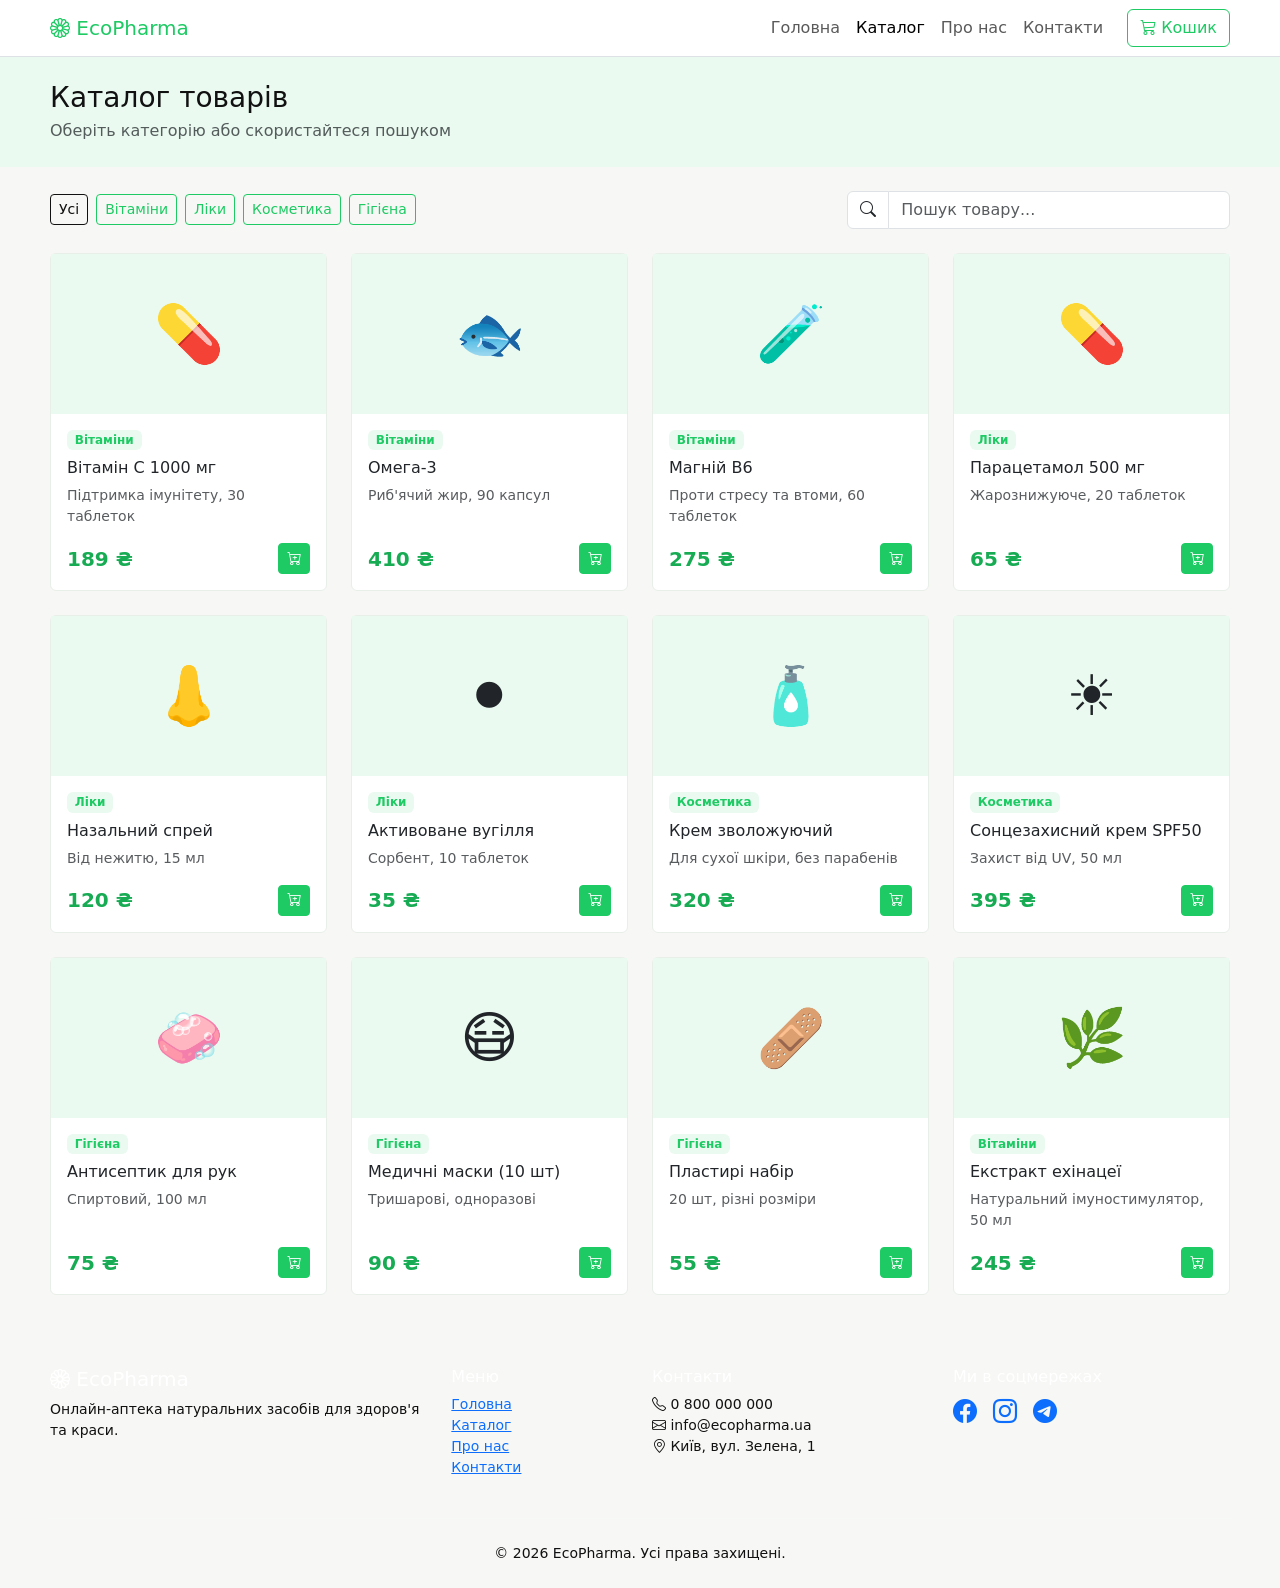
<file: catalog.html>
<!DOCTYPE html>
<html lang="uk">
<head>
  <meta charset="UTF-8" />
  <meta name="viewport" content="width=device-width, initial-scale=1.0" />
  <title>Каталог — EcoPharma</title>
  <meta name="description" content="Каталог товарів EcoPharma: ліки, вітаміни, БАДи, косметика та гігієна." />

  <link href="https://cdn.jsdelivr.net/npm/bootstrap@5.3.3/dist/css/bootstrap.min.css" rel="stylesheet" />
  <link href="https://cdn.jsdelivr.net/npm/bootstrap-icons@1.11.3/font/bootstrap-icons.min.css" rel="stylesheet" />
  <link href="css/style.css" rel="stylesheet" />
</head>
<body>

  <nav class="navbar navbar-expand-lg navbar-light bg-white border-bottom sticky-top">
    <div class="container">
      <a class="navbar-brand text-eco" href="index.html"><i class="bi bi-flower1"></i> EcoPharma</a>
      <button class="navbar-toggler" type="button" data-bs-toggle="collapse" data-bs-target="#mainNav"
        aria-controls="mainNav" aria-expanded="false" aria-label="Меню">
        <span class="navbar-toggler-icon"></span>
      </button>
      <div class="collapse navbar-collapse" id="mainNav">
        <ul class="navbar-nav ms-auto mb-2 mb-lg-0">
          <li class="nav-item"><a class="nav-link" href="index.html">Головна</a></li>
          <li class="nav-item"><a class="nav-link" href="catalog.html">Каталог</a></li>
          <li class="nav-item"><a class="nav-link" href="about.html">Про нас</a></li>
          <li class="nav-item"><a class="nav-link" href="contacts.html">Контакти</a></li>
        </ul>
        <a href="catalog.html" class="btn btn-outline-eco position-relative ms-lg-3">
          <i class="bi bi-cart3"></i> Кошик
          <span id="cart-count"
            class="position-absolute top-0 start-100 translate-middle badge rounded-pill bg-eco d-none">0</span>
        </a>
      </div>
    </div>
  </nav>

  <main>
    <!-- Заголовок -->
    <section class="bg-eco-light py-4">
      <div class="container">
        <h1 class="h3 mb-1">Каталог товарів</h1>
        <p class="text-muted mb-0">Оберіть категорію або скористайтеся пошуком</p>
      </div>
    </section>

    <section class="py-4">
      <div class="container">
        <!-- Панель фільтрів -->
        <div class="row g-3 align-items-center mb-4">
          <div class="col-lg-8">
            <div class="d-flex flex-wrap gap-2">
              <button class="btn btn-sm btn-outline-eco active" data-filter="all">Усі</button>
              <button class="btn btn-sm btn-outline-eco" data-filter="vitamins">Вітаміни</button>
              <button class="btn btn-sm btn-outline-eco" data-filter="meds">Ліки</button>
              <button class="btn btn-sm btn-outline-eco" data-filter="cosmetics">Косметика</button>
              <button class="btn btn-sm btn-outline-eco" data-filter="hygiene">Гігієна</button>
            </div>
          </div>
          <div class="col-lg-4">
            <div class="input-group">
              <span class="input-group-text bg-white"><i class="bi bi-search"></i></span>
              <input type="text" id="catalog-search" class="form-control" placeholder="Пошук товару..." />
            </div>
          </div>
        </div>

        <!-- Сітка товарів -->
        <div id="catalog-grid" class="row row-cols-1 row-cols-sm-2 row-cols-lg-4 g-4">

          <div class="col" data-category="vitamins" data-name="Вітамін C 1000 мг">
            <div class="card product-card h-100">
              <div class="product-img">💊</div>
              <div class="card-body d-flex flex-column">
                <span class="badge bg-eco-light text-eco align-self-start mb-2">Вітаміни</span>
                <h6 class="card-title">Вітамін C 1000 мг</h6>
                <p class="text-muted small flex-grow-1">Підтримка імунітету, 30 таблеток</p>
                <div class="d-flex justify-content-between align-items-center">
                  <span class="price">189 ₴</span>
                  <button class="btn btn-sm btn-eco add-to-cart" data-name="Вітамін C 1000 мг" data-price="189"><i class="bi bi-cart-plus"></i></button>
                </div>
              </div>
            </div>
          </div>

          <div class="col" data-category="vitamins" data-name="Омега-3">
            <div class="card product-card h-100">
              <div class="product-img">🐟</div>
              <div class="card-body d-flex flex-column">
                <span class="badge bg-eco-light text-eco align-self-start mb-2">Вітаміни</span>
                <h6 class="card-title">Омега-3</h6>
                <p class="text-muted small flex-grow-1">Риб'ячий жир, 90 капсул</p>
                <div class="d-flex justify-content-between align-items-center">
                  <span class="price">410 ₴</span>
                  <button class="btn btn-sm btn-eco add-to-cart" data-name="Омега-3" data-price="410"><i class="bi bi-cart-plus"></i></button>
                </div>
              </div>
            </div>
          </div>

          <div class="col" data-category="vitamins" data-name="Магній B6">
            <div class="card product-card h-100">
              <div class="product-img">🧪</div>
              <div class="card-body d-flex flex-column">
                <span class="badge bg-eco-light text-eco align-self-start mb-2">Вітаміни</span>
                <h6 class="card-title">Магній B6</h6>
                <p class="text-muted small flex-grow-1">Проти стресу та втоми, 60 таблеток</p>
                <div class="d-flex justify-content-between align-items-center">
                  <span class="price">275 ₴</span>
                  <button class="btn btn-sm btn-eco add-to-cart" data-name="Магній B6" data-price="275"><i class="bi bi-cart-plus"></i></button>
                </div>
              </div>
            </div>
          </div>

          <div class="col" data-category="meds" data-name="Парацетамол 500 мг">
            <div class="card product-card h-100">
              <div class="product-img">💊</div>
              <div class="card-body d-flex flex-column">
                <span class="badge bg-eco-light text-eco align-self-start mb-2">Ліки</span>
                <h6 class="card-title">Парацетамол 500 мг</h6>
                <p class="text-muted small flex-grow-1">Жарознижуюче, 20 таблеток</p>
                <div class="d-flex justify-content-between align-items-center">
                  <span class="price">65 ₴</span>
                  <button class="btn btn-sm btn-eco add-to-cart" data-name="Парацетамол 500 мг" data-price="65"><i class="bi bi-cart-plus"></i></button>
                </div>
              </div>
            </div>
          </div>

          <div class="col" data-category="meds" data-name="Назальний спрей">
            <div class="card product-card h-100">
              <div class="product-img">👃</div>
              <div class="card-body d-flex flex-column">
                <span class="badge bg-eco-light text-eco align-self-start mb-2">Ліки</span>
                <h6 class="card-title">Назальний спрей</h6>
                <p class="text-muted small flex-grow-1">Від нежитю, 15 мл</p>
                <div class="d-flex justify-content-between align-items-center">
                  <span class="price">120 ₴</span>
                  <button class="btn btn-sm btn-eco add-to-cart" data-name="Назальний спрей" data-price="120"><i class="bi bi-cart-plus"></i></button>
                </div>
              </div>
            </div>
          </div>

          <div class="col" data-category="meds" data-name="Активоване вугілля">
            <div class="card product-card h-100">
              <div class="product-img">⚫</div>
              <div class="card-body d-flex flex-column">
                <span class="badge bg-eco-light text-eco align-self-start mb-2">Ліки</span>
                <h6 class="card-title">Активоване вугілля</h6>
                <p class="text-muted small flex-grow-1">Сорбент, 10 таблеток</p>
                <div class="d-flex justify-content-between align-items-center">
                  <span class="price">35 ₴</span>
                  <button class="btn btn-sm btn-eco add-to-cart" data-name="Активоване вугілля" data-price="35"><i class="bi bi-cart-plus"></i></button>
                </div>
              </div>
            </div>
          </div>

          <div class="col" data-category="cosmetics" data-name="Крем зволожуючий">
            <div class="card product-card h-100">
              <div class="product-img">🧴</div>
              <div class="card-body d-flex flex-column">
                <span class="badge bg-eco-light text-eco align-self-start mb-2">Косметика</span>
                <h6 class="card-title">Крем зволожуючий</h6>
                <p class="text-muted small flex-grow-1">Для сухої шкіри, без парабенів</p>
                <div class="d-flex justify-content-between align-items-center">
                  <span class="price">320 ₴</span>
                  <button class="btn btn-sm btn-eco add-to-cart" data-name="Крем зволожуючий" data-price="320"><i class="bi bi-cart-plus"></i></button>
                </div>
              </div>
            </div>
          </div>

          <div class="col" data-category="cosmetics" data-name="Сонцезахисний крем SPF50">
            <div class="card product-card h-100">
              <div class="product-img">☀️</div>
              <div class="card-body d-flex flex-column">
                <span class="badge bg-eco-light text-eco align-self-start mb-2">Косметика</span>
                <h6 class="card-title">Сонцезахисний крем SPF50</h6>
                <p class="text-muted small flex-grow-1">Захист від UV, 50 мл</p>
                <div class="d-flex justify-content-between align-items-center">
                  <span class="price">395 ₴</span>
                  <button class="btn btn-sm btn-eco add-to-cart" data-name="Сонцезахисний крем SPF50" data-price="395"><i class="bi bi-cart-plus"></i></button>
                </div>
              </div>
            </div>
          </div>

          <div class="col" data-category="hygiene" data-name="Антисептик для рук">
            <div class="card product-card h-100">
              <div class="product-img">🧼</div>
              <div class="card-body d-flex flex-column">
                <span class="badge bg-eco-light text-eco align-self-start mb-2">Гігієна</span>
                <h6 class="card-title">Антисептик для рук</h6>
                <p class="text-muted small flex-grow-1">Спиртовий, 100 мл</p>
                <div class="d-flex justify-content-between align-items-center">
                  <span class="price">75 ₴</span>
                  <button class="btn btn-sm btn-eco add-to-cart" data-name="Антисептик для рук" data-price="75"><i class="bi bi-cart-plus"></i></button>
                </div>
              </div>
            </div>
          </div>

          <div class="col" data-category="hygiene" data-name="Медичні маски (10 шт)">
            <div class="card product-card h-100">
              <div class="product-img">😷</div>
              <div class="card-body d-flex flex-column">
                <span class="badge bg-eco-light text-eco align-self-start mb-2">Гігієна</span>
                <h6 class="card-title">Медичні маски (10 шт)</h6>
                <p class="text-muted small flex-grow-1">Тришарові, одноразові</p>
                <div class="d-flex justify-content-between align-items-center">
                  <span class="price">90 ₴</span>
                  <button class="btn btn-sm btn-eco add-to-cart" data-name="Медичні маски (10 шт)" data-price="90"><i class="bi bi-cart-plus"></i></button>
                </div>
              </div>
            </div>
          </div>

          <div class="col" data-category="hygiene" data-name="Пластирі набір">
            <div class="card product-card h-100">
              <div class="product-img">🩹</div>
              <div class="card-body d-flex flex-column">
                <span class="badge bg-eco-light text-eco align-self-start mb-2">Гігієна</span>
                <h6 class="card-title">Пластирі набір</h6>
                <p class="text-muted small flex-grow-1">20 шт, різні розміри</p>
                <div class="d-flex justify-content-between align-items-center">
                  <span class="price">55 ₴</span>
                  <button class="btn btn-sm btn-eco add-to-cart" data-name="Пластирі набір" data-price="55"><i class="bi bi-cart-plus"></i></button>
                </div>
              </div>
            </div>
          </div>

          <div class="col" data-category="vitamins" data-name="Екстракт ехінацеї">
            <div class="card product-card h-100">
              <div class="product-img">🌿</div>
              <div class="card-body d-flex flex-column">
                <span class="badge bg-eco-light text-eco align-self-start mb-2">Вітаміни</span>
                <h6 class="card-title">Екстракт ехінацеї</h6>
                <p class="text-muted small flex-grow-1">Натуральний імуностимулятор, 50 мл</p>
                <div class="d-flex justify-content-between align-items-center">
                  <span class="price">245 ₴</span>
                  <button class="btn btn-sm btn-eco add-to-cart" data-name="Екстракт ехінацеї" data-price="245"><i class="bi bi-cart-plus"></i></button>
                </div>
              </div>
            </div>
          </div>

        </div>

        <!-- Порожній результат -->
        <div id="catalog-empty" class="text-center text-muted py-5 d-none">
          <i class="bi bi-search fs-1"></i>
          <p class="mt-2">Нічого не знайдено. Спробуйте змінити запит.</p>
        </div>
      </div>
    </section>
  </main>

  <footer class="pt-5 pb-4 mt-auto">
    <div class="container">
      <div class="row g-4">
        <div class="col-lg-4">
          <h5 class="text-white"><i class="bi bi-flower1"></i> EcoPharma</h5>
          <p class="small">Онлайн-аптека натуральних засобів для здоров'я та краси.</p>
        </div>
        <div class="col-lg-2 col-6">
          <h6 class="text-white">Меню</h6>
          <ul class="list-unstyled small">
            <li><a href="index.html">Головна</a></li>
            <li><a href="catalog.html">Каталог</a></li>
            <li><a href="about.html">Про нас</a></li>
            <li><a href="contacts.html">Контакти</a></li>
          </ul>
        </div>
        <div class="col-lg-3 col-6">
          <h6 class="text-white">Контакти</h6>
          <ul class="list-unstyled small">
            <li><i class="bi bi-telephone"></i> 0 800 000 000</li>
            <li><i class="bi bi-envelope"></i> info@ecopharma.ua</li>
            <li><i class="bi bi-geo-alt"></i> Київ, вул. Зелена, 1</li>
          </ul>
        </div>
        <div class="col-lg-3">
          <h6 class="text-white">Ми в соцмережах</h6>
          <div class="d-flex gap-3 fs-4">
            <a href="#"><i class="bi bi-facebook"></i></a>
            <a href="#"><i class="bi bi-instagram"></i></a>
            <a href="#"><i class="bi bi-telegram"></i></a>
          </div>
        </div>
      </div>
      <hr class="border-light opacity-25 my-4" />
      <p class="text-center small mb-0">© <span id="year"></span> EcoPharma. Усі права захищені.</p>
    </div>
  </footer>

  <script src="https://cdn.jsdelivr.net/npm/bootstrap@5.3.3/dist/js/bootstrap.bundle.min.js"></script>
  <script src="js/script.js"></script>
</body>
</html>
</file>
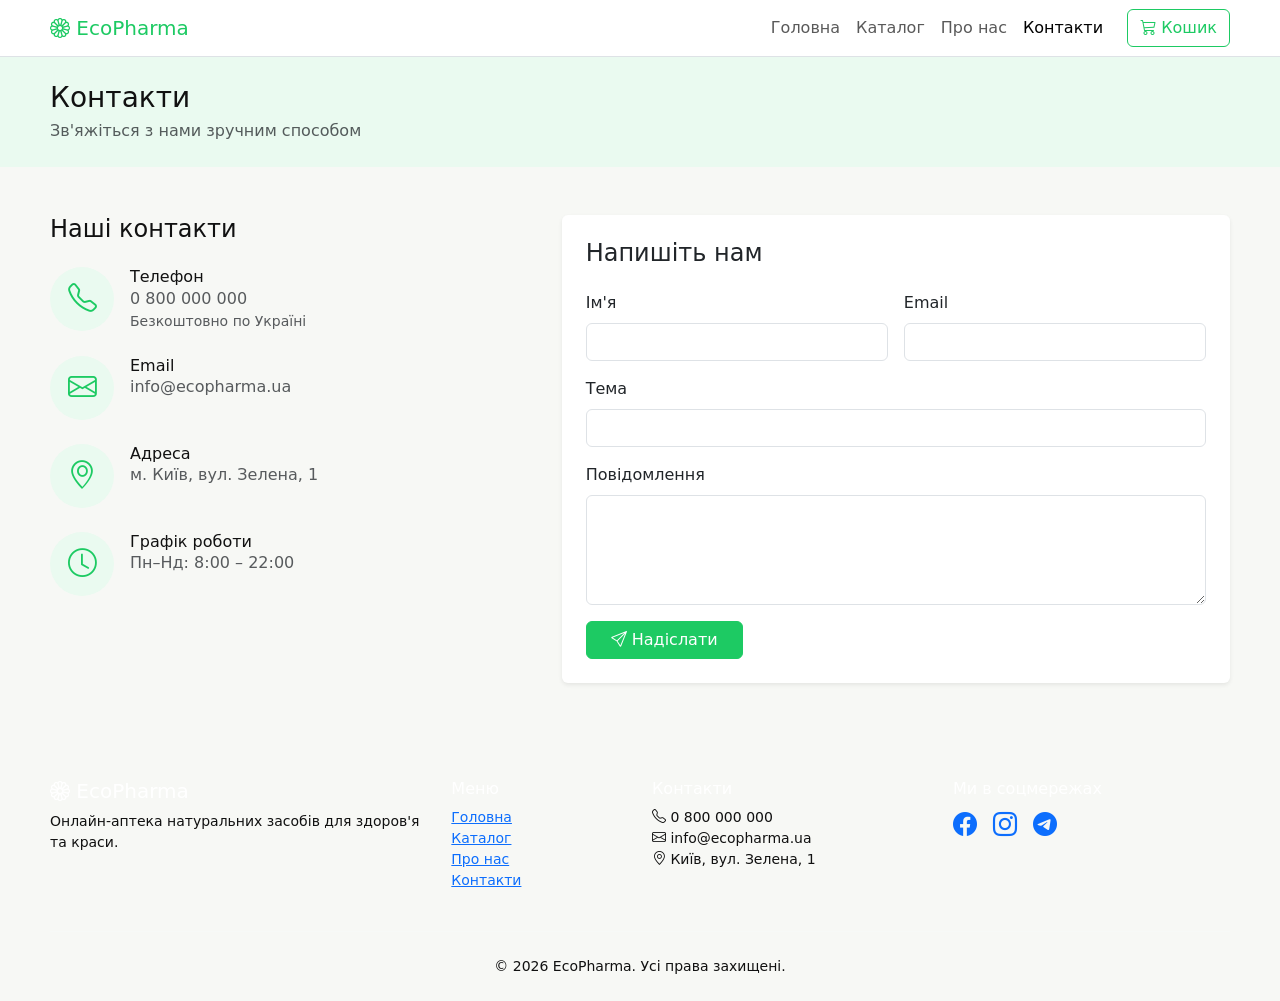
<file: contacts.html>
<!DOCTYPE html>
<html lang="uk">
<head>
  <meta charset="UTF-8" />
  <meta name="viewport" content="width=device-width, initial-scale=1.0" />
  <title>Контакти — EcoPharma</title>
  <meta name="description" content="Контакти EcoPharma: телефон, email, адреса та форма зворотного зв'язку." />

  <link href="https://cdn.jsdelivr.net/npm/bootstrap@5.3.3/dist/css/bootstrap.min.css" rel="stylesheet" />
  <link href="https://cdn.jsdelivr.net/npm/bootstrap-icons@1.11.3/font/bootstrap-icons.min.css" rel="stylesheet" />
  <link href="css/style.css" rel="stylesheet" />
</head>
<body>

  <nav class="navbar navbar-expand-lg navbar-light bg-white border-bottom sticky-top">
    <div class="container">
      <a class="navbar-brand text-eco" href="index.html"><i class="bi bi-flower1"></i> EcoPharma</a>
      <button class="navbar-toggler" type="button" data-bs-toggle="collapse" data-bs-target="#mainNav"
        aria-controls="mainNav" aria-expanded="false" aria-label="Меню">
        <span class="navbar-toggler-icon"></span>
      </button>
      <div class="collapse navbar-collapse" id="mainNav">
        <ul class="navbar-nav ms-auto mb-2 mb-lg-0">
          <li class="nav-item"><a class="nav-link" href="index.html">Головна</a></li>
          <li class="nav-item"><a class="nav-link" href="catalog.html">Каталог</a></li>
          <li class="nav-item"><a class="nav-link" href="about.html">Про нас</a></li>
          <li class="nav-item"><a class="nav-link" href="contacts.html">Контакти</a></li>
        </ul>
        <a href="catalog.html" class="btn btn-outline-eco position-relative ms-lg-3">
          <i class="bi bi-cart3"></i> Кошик
          <span id="cart-count"
            class="position-absolute top-0 start-100 translate-middle badge rounded-pill bg-eco d-none">0</span>
        </a>
      </div>
    </div>
  </nav>

  <main>
    <section class="bg-eco-light py-4">
      <div class="container">
        <h1 class="h3 mb-1">Контакти</h1>
        <p class="text-muted mb-0">Зв'яжіться з нами зручним способом</p>
      </div>
    </section>

    <section class="py-5">
      <div class="container">
        <div class="row g-5">
          <!-- Контактна інформація -->
          <div class="col-lg-5">
            <h4 class="mb-4">Наші контакти</h4>
            <ul class="list-unstyled">
              <li class="d-flex mb-4">
                <div class="feature-icon me-3 flex-shrink-0"><i class="bi bi-telephone"></i></div>
                <div>
                  <h6 class="mb-0">Телефон</h6>
                  <a href="tel:0800000000" class="text-decoration-none text-muted">0 800 000 000</a>
                  <div class="small text-muted">Безкоштовно по Україні</div>
                </div>
              </li>
              <li class="d-flex mb-4">
                <div class="feature-icon me-3 flex-shrink-0"><i class="bi bi-envelope"></i></div>
                <div>
                  <h6 class="mb-0">Email</h6>
                  <a href="mailto:info@ecopharma.ua" class="text-decoration-none text-muted">info@ecopharma.ua</a>
                </div>
              </li>
              <li class="d-flex mb-4">
                <div class="feature-icon me-3 flex-shrink-0"><i class="bi bi-geo-alt"></i></div>
                <div>
                  <h6 class="mb-0">Адреса</h6>
                  <span class="text-muted">м. Київ, вул. Зелена, 1</span>
                </div>
              </li>
              <li class="d-flex">
                <div class="feature-icon me-3 flex-shrink-0"><i class="bi bi-clock"></i></div>
                <div>
                  <h6 class="mb-0">Графік роботи</h6>
                  <span class="text-muted">Пн–Нд: 8:00 – 22:00</span>
                </div>
              </li>
            </ul>
          </div>

          <!-- Форма зворотного зв'язку -->
          <div class="col-lg-7">
            <div class="card border-0 shadow-sm">
              <div class="card-body p-4">
                <h4 class="mb-4">Напишіть нам</h4>

                <div id="form-success" class="alert alert-success d-none" role="alert">
                  <i class="bi bi-check-circle"></i> Дякуємо! Ваше повідомлення надіслано.
                </div>

                <form id="contact-form" novalidate>
                  <div class="row g-3">
                    <div class="col-md-6">
                      <label for="name" class="form-label">Ім'я</label>
                      <input type="text" class="form-control" id="name" required />
                      <div class="invalid-feedback">Будь ласка, вкажіть ім'я.</div>
                    </div>
                    <div class="col-md-6">
                      <label for="email" class="form-label">Email</label>
                      <input type="email" class="form-control" id="email" required />
                      <div class="invalid-feedback">Вкажіть коректний email.</div>
                    </div>
                    <div class="col-12">
                      <label for="subject" class="form-label">Тема</label>
                      <input type="text" class="form-control" id="subject" required />
                      <div class="invalid-feedback">Вкажіть тему звернення.</div>
                    </div>
                    <div class="col-12">
                      <label for="message" class="form-label">Повідомлення</label>
                      <textarea class="form-control" id="message" rows="4" required></textarea>
                      <div class="invalid-feedback">Напишіть повідомлення.</div>
                    </div>
                    <div class="col-12">
                      <button type="submit" class="btn btn-eco px-4">
                        <i class="bi bi-send"></i> Надіслати
                      </button>
                    </div>
                  </div>
                </form>
              </div>
            </div>
          </div>
        </div>
      </div>
    </section>
  </main>

  <footer class="pt-5 pb-4 mt-auto">
    <div class="container">
      <div class="row g-4">
        <div class="col-lg-4">
          <h5 class="text-white"><i class="bi bi-flower1"></i> EcoPharma</h5>
          <p class="small">Онлайн-аптека натуральних засобів для здоров'я та краси.</p>
        </div>
        <div class="col-lg-2 col-6">
          <h6 class="text-white">Меню</h6>
          <ul class="list-unstyled small">
            <li><a href="index.html">Головна</a></li>
            <li><a href="catalog.html">Каталог</a></li>
            <li><a href="about.html">Про нас</a></li>
            <li><a href="contacts.html">Контакти</a></li>
          </ul>
        </div>
        <div class="col-lg-3 col-6">
          <h6 class="text-white">Контакти</h6>
          <ul class="list-unstyled small">
            <li><i class="bi bi-telephone"></i> 0 800 000 000</li>
            <li><i class="bi bi-envelope"></i> info@ecopharma.ua</li>
            <li><i class="bi bi-geo-alt"></i> Київ, вул. Зелена, 1</li>
          </ul>
        </div>
        <div class="col-lg-3">
          <h6 class="text-white">Ми в соцмережах</h6>
          <div class="d-flex gap-3 fs-4">
            <a href="#"><i class="bi bi-facebook"></i></a>
            <a href="#"><i class="bi bi-instagram"></i></a>
            <a href="#"><i class="bi bi-telegram"></i></a>
          </div>
        </div>
      </div>
      <hr class="border-light opacity-25 my-4" />
      <p class="text-center small mb-0">© <span id="year"></span> EcoPharma. Усі права захищені.</p>
    </div>
  </footer>

  <script src="https://cdn.jsdelivr.net/npm/bootstrap@5.3.3/dist/js/bootstrap.bundle.min.js"></script>
  <script src="js/script.js"></script>
</body>
</html>
</file>
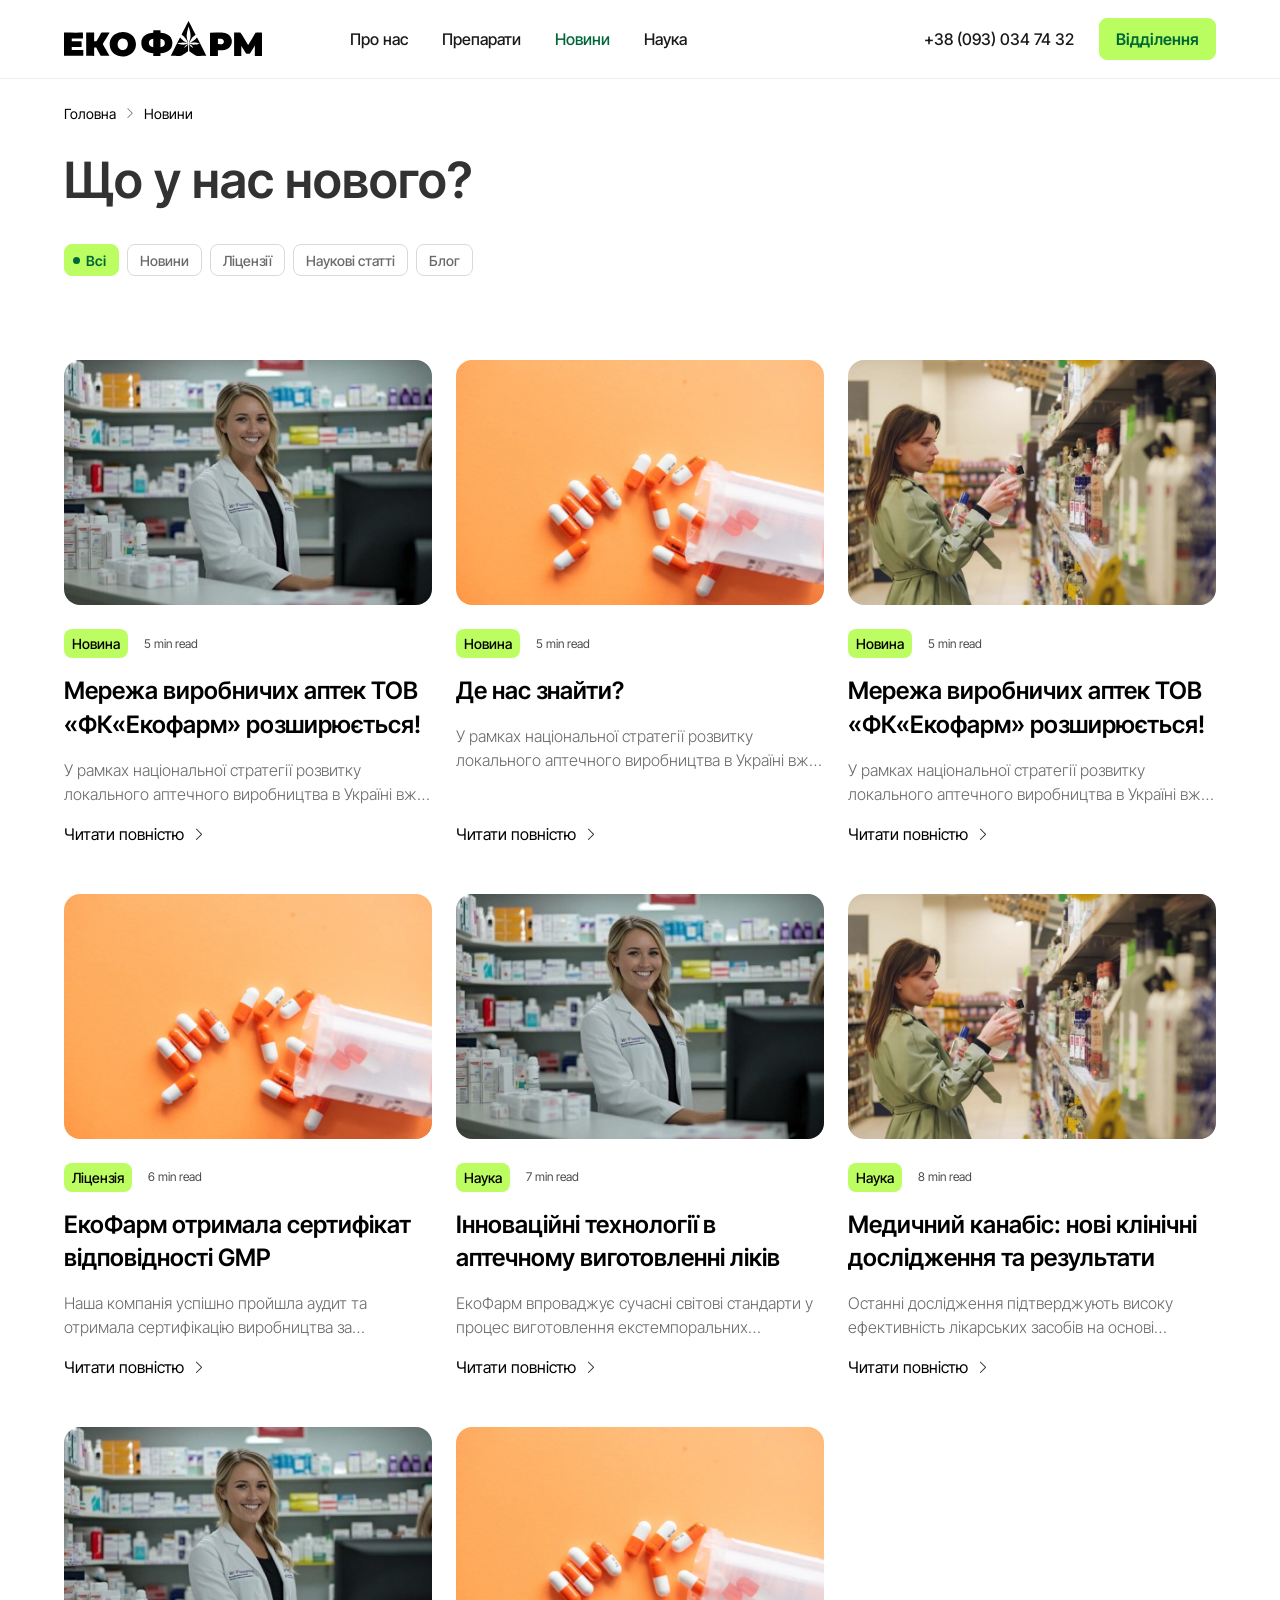
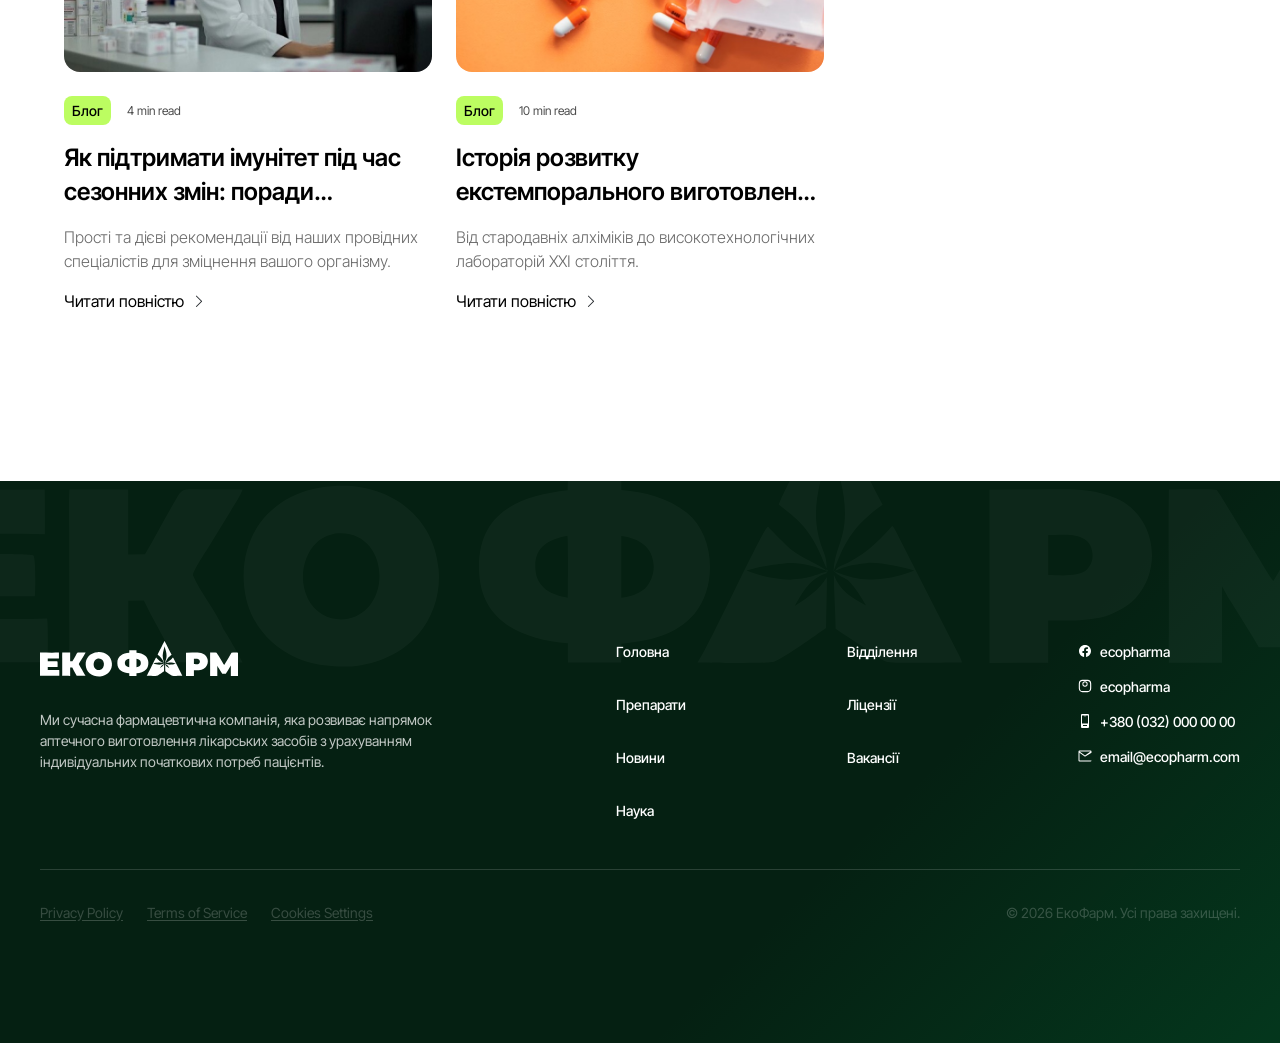
<file: news.html>
<!DOCTYPE html>
<html lang="uk">

<head>
  <meta charset="UTF-8" />
  <meta name="viewport" content="width=device-width, initial-scale=1.0" />
  <title>Новини компанії — EcoPharma</title>
  <meta name="description" content="Останні новини, статті та події фармацевтичної компанії EcoPharma." />

  <!-- Шрифт: Inter Tight -->
  <link rel="preconnect" href="https://fonts.googleapis.com" />
  <link rel="preconnect" href="https://fonts.gstatic.com" crossorigin />
  <link
    href="https://fonts.googleapis.com/css2?family=Inter+Tight:wght@300;400;500;600;700&display=swap"
    rel="stylesheet" />

  <!-- Bootstrap 5 (CDN) -->
  <link href="https://cdn.jsdelivr.net/npm/bootstrap@5.3.3/dist/css/bootstrap.min.css" rel="stylesheet" />
  <!-- Bootstrap Icons (CDN) -->
  <link href="https://cdn.jsdelivr.net/npm/bootstrap-icons@1.11.3/font/bootstrap-icons.min.css" rel="stylesheet" />
  <!-- Власні стилі -->
  <link href="css/style.css" rel="stylesheet" />
</head>

<body>

  <!-- ===== Хедер (білий, для внутрішніх сторінок) ===== -->
  <header class="page-header">
    <div class="page-header-row">
      <a href="index.html" class="page-logo" aria-label="ЕкоФарм">
        <img src="assets/logo-white.svg" alt="ЕкоФарм" />
      </a>
      <nav class="page-nav">
        <a href="index.html#about">Про нас</a>
        <a href="products.html">Препарати</a>
        <a href="news.html" class="active">Новини</a>
        <a href="index.html#">Наука</a>
      </nav>
      <div class="page-header-contact">
        <a href="tel:+380930347432" class="page-phone">+38 (093) 034 74 32</a>
        <a href="branches.html" class="btn-lime btn-lime--sm">Відділення</a>
      </div>
    </div>
  </header>

  <main class="branches-page news-page news-grid-page">
    <div class="branches-page-inner">

      <!-- Шапка: breadcrumb + заголовок + таби -->
      <div class="bp-head">
        <nav class="bp-breadcrumb" aria-label="Хлібні крихти">
          <a href="index.html">Головна</a>
          <i class="bi bi-chevron-right"></i>
          <span>Новини</span>
        </nav>
        <h1 class="bp-title">Що у нас нового?</h1>
        <div class="bp-tabs" role="tablist">
          <button class="bp-tab active" data-category="all"><span class="bp-tab-dot"></span> Всі</button>
          <button class="bp-tab" data-category="news"><span class="bp-tab-dot"></span> Новини</button>
          <button class="bp-tab" data-category="licenses"><span class="bp-tab-dot"></span> Ліцензії</button>
          <button class="bp-tab" data-category="science"><span class="bp-tab-dot"></span> Наукові статті</button>
          <button class="bp-tab" data-category="blog"><span class="bp-tab-dot"></span> Блог</button>
        </div>
      </div>

      <!-- Сітка новин -->
      <div class="news-grid-row row g-4 row-cols-1 row-cols-md-2 row-cols-lg-3">

        <!-- Новина 1 (Категорія: news) -->
        <div class="col news-grid-item" data-category="news">
          <a href="article.html?id=1" class="news-grid-card text-decoration-none">
            <div class="news-grid-img-wrapper">
              <img loading="lazy" src="assets/news-1.jpg" alt="Мережа виробничих аптек" class="news-grid-img" />
            </div>
            <div class="news-grid-card-body">
              <div class="news-grid-meta">
                <span class="news-grid-tag">Новина</span>
                <span class="news-grid-read">5 min read</span>
              </div>
              <h3 class="news-grid-title">Мережа виробничих аптек ТОВ «ФК«Екофарм» розширюється!</h3>
              <p class="news-grid-desc">У рамках національної стратегії розвитку локального аптечного виробництва в Україні вже працюють перші ліцензовані виробничі аптеки «Екофарм»:</p>
              <div class="news-grid-action">
                <span class="news-grid-link">Читати повністю</span>
                <i class="bi bi-chevron-right text-dark"></i>
              </div>
            </div>
          </a>
        </div>

        <!-- Новина 2 (Категорія: news) -->
        <div class="col news-grid-item" data-category="news">
          <a href="article.html?id=2" class="news-grid-card text-decoration-none">
            <div class="news-grid-img-wrapper">
              <img loading="lazy" src="assets/news-2.jpg" alt="Де нас знайти" class="news-grid-img" />
            </div>
            <div class="news-grid-card-body">
              <div class="news-grid-meta">
                <span class="news-grid-tag">Новина</span>
                <span class="news-grid-read">5 min read</span>
              </div>
              <h3 class="news-grid-title">Де нас знайти?</h3>
              <p class="news-grid-desc">У рамках національної стратегії розвитку локального аптечного виробництва в Україні вже працюють перші ліцензовані виробничі аптеки «Екофарм»:</p>
              <div class="news-grid-action">
                <span class="news-grid-link">Читати повністю</span>
                <i class="bi bi-chevron-right text-dark"></i>
              </div>
            </div>
          </a>
        </div>

        <!-- Новина 3 (Категорія: news) -->
        <div class="col news-grid-item" data-category="news">
          <a href="article.html?id=3" class="news-grid-card text-decoration-none">
            <div class="news-grid-img-wrapper">
              <img loading="lazy" src="assets/news-3.jpg" alt="Мережа виробничих аптек" class="news-grid-img" />
            </div>
            <div class="news-grid-card-body">
              <div class="news-grid-meta">
                <span class="news-grid-tag">Новина</span>
                <span class="news-grid-read">5 min read</span>
              </div>
              <h3 class="news-grid-title">Мережа виробничих аптек ТОВ «ФК«Екофарм» розширюється!</h3>
              <p class="news-grid-desc">У рамках національної стратегії розвитку локального аптечного виробництва в Україні вже працюють перші ліцензовані виробничі аптеки «Екофарм»:</p>
              <div class="news-grid-action">
                <span class="news-grid-link">Читати повністю</span>
                <i class="bi bi-chevron-right text-dark"></i>
              </div>
            </div>
          </a>
        </div>

        <!-- Новина 4 (Категорія: licenses) -->
        <div class="col news-grid-item" data-category="licenses">
          <a href="article.html?id=4" class="news-grid-card text-decoration-none">
            <div class="news-grid-img-wrapper">
              <img loading="lazy" src="assets/news-2.jpg" alt="ЕкоФарм GMP" class="news-grid-img" />
            </div>
            <div class="news-grid-card-body">
              <div class="news-grid-meta">
                <span class="news-grid-tag">Ліцензія</span>
                <span class="news-grid-read">6 min read</span>
              </div>
              <h3 class="news-grid-title">ЕкоФарм отримала сертифікат відповідності GMP</h3>
              <p class="news-grid-desc">Наша компанія успішно пройшла аудит та отримала сертифікацію виробництва за стандартами належної виробничої практики (GMP).</p>
              <div class="news-grid-action">
                <span class="news-grid-link">Читати повністю</span>
                <i class="bi bi-chevron-right text-dark"></i>
              </div>
            </div>
          </a>
        </div>

        <!-- Новина 5 (Категорія: science) -->
        <div class="col news-grid-item" data-category="science">
          <a href="article.html?id=5" class="news-grid-card text-decoration-none">
            <div class="news-grid-img-wrapper">
              <img loading="lazy" src="assets/news-1.jpg" alt="Інноваційні технології" class="news-grid-img" />
            </div>
            <div class="news-grid-card-body">
              <div class="news-grid-meta">
                <span class="news-grid-tag">Наука</span>
                <span class="news-grid-read">7 min read</span>
              </div>
              <h3 class="news-grid-title">Інноваційні технології в аптечному виготовленні ліків</h3>
              <p class="news-grid-desc">ЕкоФарм впроваджує сучасні світові стандарти у процес виготовлення екстемпоральних лікарських засобів.</p>
              <div class="news-grid-action">
                <span class="news-grid-link">Читати повністю</span>
                <i class="bi bi-chevron-right text-dark"></i>
              </div>
            </div>
          </a>
        </div>

        <!-- Новина 6 (Категорія: science) -->
        <div class="col news-grid-item" data-category="science">
          <a href="article.html?id=6" class="news-grid-card text-decoration-none">
            <div class="news-grid-img-wrapper">
              <img loading="lazy" src="assets/news-3.jpg" alt="Медичний канабіс" class="news-grid-img" />
            </div>
            <div class="news-grid-card-body">
              <div class="news-grid-meta">
                <span class="news-grid-tag">Наука</span>
                <span class="news-grid-read">8 min read</span>
              </div>
              <h3 class="news-grid-title">Медичний канабіс: нові клінічні дослідження та результати</h3>
              <p class="news-grid-desc">Останні дослідження підтверджують високу ефективність лікарських засобів на основі канабіноїдів.</p>
              <div class="news-grid-action">
                <span class="news-grid-link">Читати повністю</span>
                <i class="bi bi-chevron-right text-dark"></i>
              </div>
            </div>
          </a>
        </div>

        <!-- Новина 7 (Категорія: blog) -->
        <div class="col news-grid-item" data-category="blog">
          <a href="article.html?id=7" class="news-grid-card text-decoration-none">
            <div class="news-grid-img-wrapper">
              <img loading="lazy" src="assets/news-1.jpg" alt="Поради фармацевта" class="news-grid-img" />
            </div>
            <div class="news-grid-card-body">
              <div class="news-grid-meta">
                <span class="news-grid-tag">Блог</span>
                <span class="news-grid-read">4 min read</span>
              </div>
              <h3 class="news-grid-title">Як підтримати імунітет під час сезонних змін: поради фармацевта</h3>
              <p class="news-grid-desc">Прості та дієві рекомендації від наших провідних спеціалістів для зміцнення вашого організму.</p>
              <div class="news-grid-action">
                <span class="news-grid-link">Читати повністю</span>
                <i class="bi bi-chevron-right text-dark"></i>
              </div>
            </div>
          </a>
        </div>

        <!-- Новина 8 (Категорія: blog) -->
        <div class="col news-grid-item" data-category="blog">
          <a href="article.html?id=8" class="news-grid-card text-decoration-none">
            <div class="news-grid-img-wrapper">
              <img loading="lazy" src="assets/news-2.jpg" alt="Історія аптек" class="news-grid-img" />
            </div>
            <div class="news-grid-card-body">
              <div class="news-grid-meta">
                <span class="news-grid-tag">Блог</span>
                <span class="news-grid-read">10 min read</span>
              </div>
              <h3 class="news-grid-title">Історія розвитку екстемпорального виготовлення ліків</h3>
              <p class="news-grid-desc">Від стародавніх алхіміків до високотехнологічних лабораторій XXI століття.</p>
              <div class="news-grid-action">
                <span class="news-grid-link">Читати повністю</span>
                <i class="bi bi-chevron-right text-dark"></i>
              </div>
            </div>
          </a>
        </div>

      </div>
    </div>
  </main>

  <!-- ===== Футер ===== -->
  <footer class="site-footer">
    <div class="footer-bg-logo" aria-hidden="true"></div>
    <div class="footer-inner">
      <div class="footer-top">
        <div class="footer-brand">
          <a href="index.html" class="footer-logo-link" aria-label="ЕкоФарм">
            <div class="footer-logo" role="img" aria-label="ЕкоФарм"></div>
          </a>
          <p class="footer-desc">
            Ми сучасна фармацевтична компанія, яка розвиває напрямок аптечного виготовлення лікарських засобів з
            урахуванням індивідуальних початкових потреб пацієнтів.
          </p>
        </div>
        <nav class="footer-nav-col" aria-label="Головне меню сайту">
          <a href="index.html">Головна</a>
          <a href="products.html">Препарати</a>
          <a href="news.html">Новини</a>
          <a href="index.html#">Наука</a>
        </nav>
        <nav class="footer-nav-col" aria-label="Розділи компанії">
          <a href="branches.html">Відділення</a>
          <a href="#licenses">Ліцензії</a>
          <a href="#careers">Вакансії</a>
        </nav>
        <div class="footer-contacts">
          <a href="https://facebook.com/ecopharma" class="footer-contact-item" target="_blank" rel="noopener">
            <svg class="footer-icon" viewBox="0 0 16 16" fill="none" xmlns="http://www.w3.org/2000/svg" aria-hidden="true">
              <path d="M14 8.049C14 4.724 11.313 2 8 2s-6 2.724-6 6.049c0 3.019 2.2 5.52 5.083 5.977V9.92H5.458V8.05h1.625V6.671c0-1.613.955-2.503 2.41-2.503.698 0 1.428.125 1.428.125v1.583h-.805c-.793 0-1.04.495-1.04 1.003V8.05h1.77l-.283 1.869H9.076v4.106C11.8 13.569 14 11.068 14 8.049z" fill="white" />
            </svg>
            <span>ecopharma</span>
          </a>
          <a href="https://instagram.com/ecopharma" class="footer-contact-item" target="_blank" rel="noopener">
            <svg class="footer-icon" viewBox="0 0 16 16" fill="none" xmlns="http://www.w3.org/2000/svg" aria-hidden="true">
              <path d="M8 2.882c1.653 0 1.848.006 2.498.036 1.664.076 2.51.937 2.586 2.585.03.65.036.844.036 2.497s-.006 1.847-.036 2.497c-.076 1.647-.921 2.51-2.586 2.585-.65.03-.843.037-2.498.037-1.652 0-1.847-.006-2.497-.037-1.667-.076-2.51-.94-2.586-2.585C2.887 9.847 2.88 9.654 2.88 8s.007-1.847.037-2.497c.076-1.649.921-2.51 2.586-2.585.65-.03.844-.036 2.497-.036zM8 1.75c-1.681 0-1.891.007-2.551.038-2.255.103-3.507 1.353-3.61 3.61C1.808 6.059 1.8 6.27 1.8 8s.008 1.942.039 2.602c.103 2.255 1.353 3.507 3.61 3.61.66.031.87.038 2.551.038s1.942-.007 2.602-.038c2.252-.103 3.508-1.353 3.61-3.61.031-.66.038-.871.038-2.602 0-1.73-.007-1.941-.038-2.601-.102-2.252-1.355-3.507-3.61-3.61C9.942 1.757 9.731 1.75 8 1.75zm0 1.62a2.63 2.63 0 1 0 0 5.26 2.63 2.63 0 0 0 0-5.26zm0 4.337a1.708 1.708 0 1 1 0-3.416 1.708 1.708 0 0 1 0 3.416zm3.35-4.44a.614.614 0 1 0 0-1.229.614.614 0 0 0 0 1.229z" fill="white" />
            </svg>
            <span>ecopharma</span>
          </a>
          <a href="tel:+380320000000" class="footer-contact-item">
            <svg class="footer-icon" viewBox="0 0 16 16" fill="none" xmlns="http://www.w3.org/2000/svg" aria-hidden="true">
              <path d="M11 1H5a1 1 0 0 0-1 1v12a1 1 0 0 0 1 1h6a1 1 0 0 0 1-1V2a1 1 0 0 0-1-1zm-1 12H6v-1h4v1zm1-2.5H5v-8h6v8zM8 2.5a.5.5 0 1 1 0 1 .5.5 0 0 1 0-1z" fill="white" />
            </svg>
            <span>+380 (032) 000 00 00</span>
          </a>
          <a href="mailto:email@ecopharm.com" class="footer-contact-item">
            <svg class="footer-icon" viewBox="0 0 16 16" fill="none" xmlns="http://www.w3.org/2000/svg" aria-hidden="true">
              <path d="M13.5 2.5h-11a1 1 0 0 0-1 1v9a1 1 0 0 0 1 1h11a1 1 0 0 0 1-1v-9a1 1 0 0 0-1-1zm-11 1h11l-5.5 4L2.5 3.5zm0 9V4.854l5.2 3.597a.5.5 0 0 0 .6 0L14.5 4.854V12.5h-12z" fill="white" />
            </svg>
            <span>email@ecopharm.com</span>
          </a>
        </div>
      </div>
      <div class="footer-credits">
        <div class="footer-divider"></div>
        <div class="footer-bottom-row">
          <div class="footer-legal-links">
            <a href="#">Privacy Policy</a>
            <a href="#">Terms of Service</a>
            <a href="#">Cookies Settings</a>
          </div>
          <p class="footer-copyright">© <span id="year"></span> ЕкоФарм. Усі права захищені.</p>
        </div>
      </div>
    </div>
  </footer>

  <script src="https://cdn.jsdelivr.net/npm/bootstrap@5.3.3/dist/js/bootstrap.bundle.min.js"></script>
  <script src="js/script.js"></script>
</body>

</html>
</file>
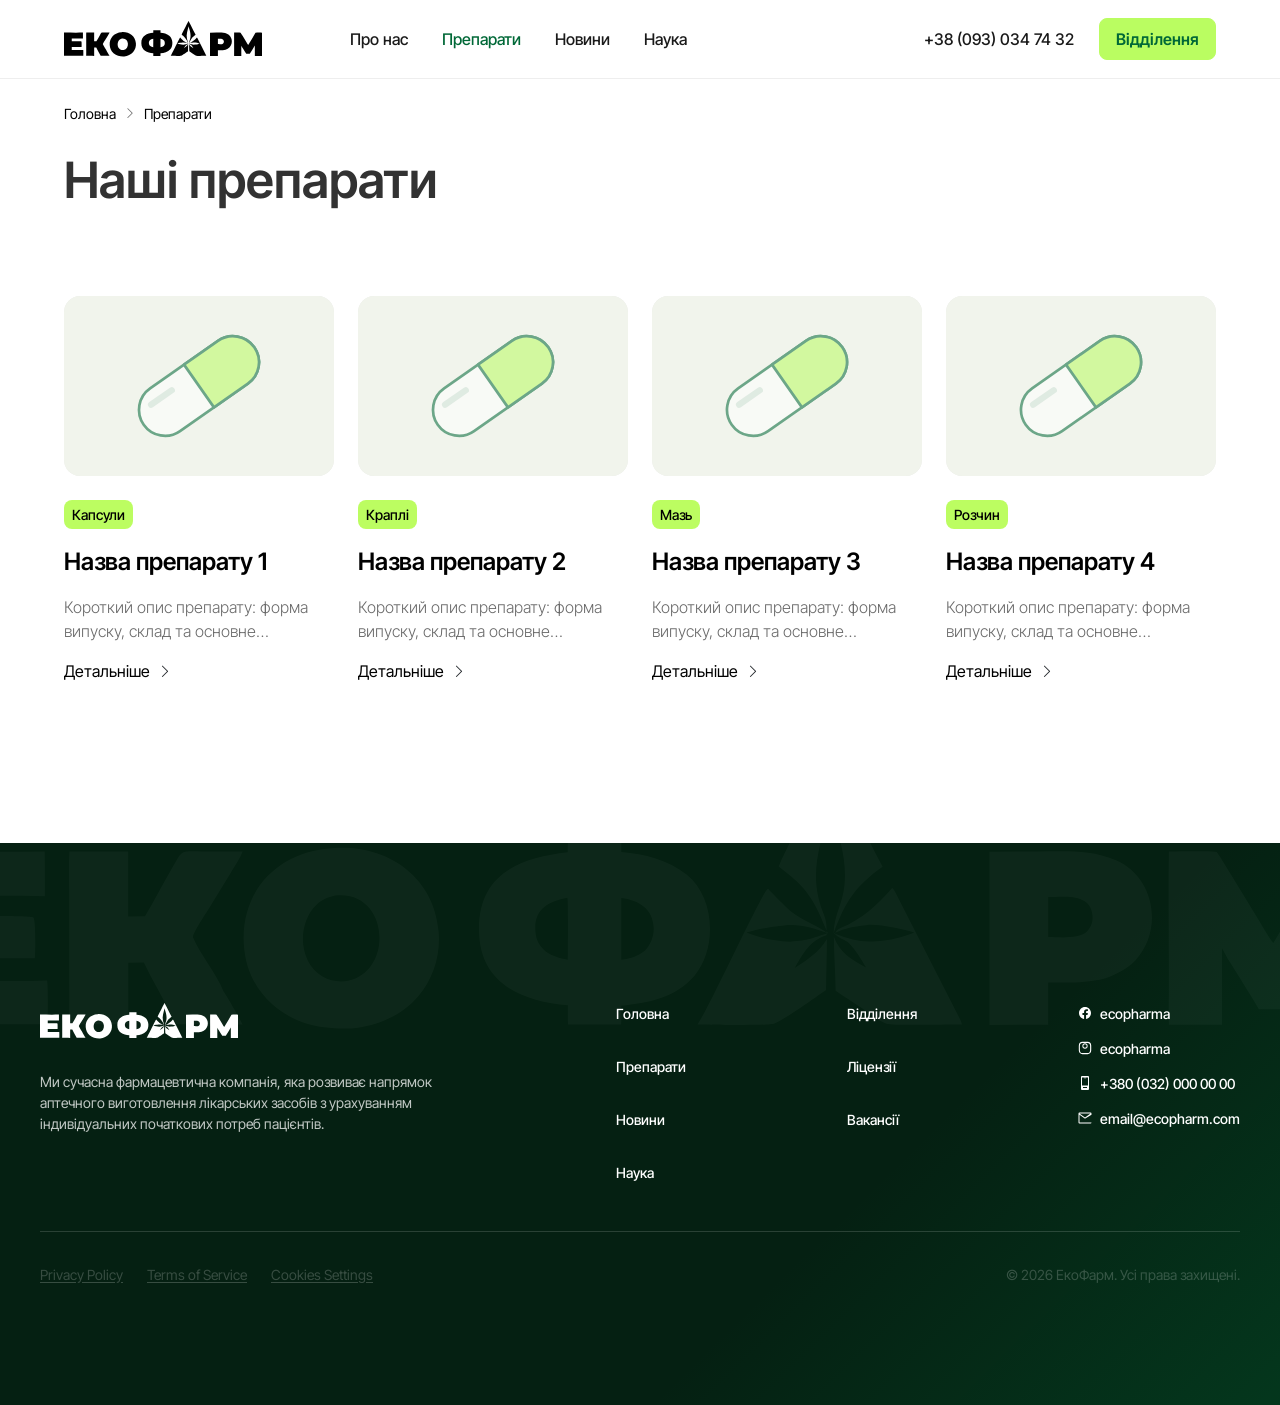
<file: products.html>
<!DOCTYPE html>
<html lang="uk">

<head>
  <meta charset="UTF-8" />
  <meta name="viewport" content="width=device-width, initial-scale=1.0" />
  <title>Препарати — EcoPharma</title>
  <meta name="description" content="Препарати ЕкоФарм: лікарські засоби аптечного виготовлення з урахуванням індивідуальних потреб пацієнтів." />

  <!-- Шрифт: Inter Tight -->
  <link rel="preconnect" href="https://fonts.googleapis.com" />
  <link rel="preconnect" href="https://fonts.gstatic.com" crossorigin />
  <link
    href="https://fonts.googleapis.com/css2?family=Inter+Tight:wght@300;400;500;600;700&display=swap"
    rel="stylesheet" />

  <!-- Bootstrap 5 (CDN) -->
  <link href="https://cdn.jsdelivr.net/npm/bootstrap@5.3.3/dist/css/bootstrap.min.css" rel="stylesheet" />
  <!-- Bootstrap Icons (CDN) -->
  <link href="https://cdn.jsdelivr.net/npm/bootstrap-icons@1.11.3/font/bootstrap-icons.min.css" rel="stylesheet" />
  <!-- Власні стилі -->
  <link href="css/style.css" rel="stylesheet" />
</head>

<body>

  <!-- ===== Хедер (білий, для внутрішніх сторінок) ===== -->
  <header class="page-header">
    <div class="page-header-row">
      <a href="index.html" class="page-logo" aria-label="ЕкоФарм">
        <img src="assets/logo-white.svg" alt="ЕкоФарм" />
      </a>
      <nav class="page-nav">
        <a href="about.html">Про нас</a>
        <a href="products.html" class="active">Препарати</a>
        <a href="news.html">Новини</a>
        <a href="index.html#">Наука</a>
      </nav>
      <div class="page-header-contact">
        <a href="tel:+380930347432" class="page-phone">+38 (093) 034 74 32</a>
        <a href="branches.html" class="btn-lime btn-lime--sm">Відділення</a>
      </div>
    </div>
  </header>

  <main class="branches-page products-page">
    <div class="branches-page-inner">

      <!-- Шапка: breadcrumb + заголовок -->
      <div class="bp-head">
        <nav class="bp-breadcrumb" aria-label="Хлібні крихти">
          <a href="index.html">Головна</a>
          <i class="bi bi-chevron-right"></i>
          <span>Препарати</span>
        </nav>
        <h1 class="bp-title">Наші препарати</h1>
      </div>

      <!-- Сітка препаратів (картки у форматі карток новин).
           Фото — src у <img>, посилання — href у <a>; щоб додати препарат — скопіюйте блок <div class="col">. -->
      <div class="drug-grid news-grid-row row g-4 row-cols-1 row-cols-sm-2 row-cols-lg-4">

        <!-- Препарат 1 -->
        <div class="col news-grid-item">
          <a href="#" class="news-grid-card text-decoration-none">
            <div class="news-grid-img-wrapper">
              <img loading="lazy" src="assets/product-placeholder.svg" alt="Препарат 1" class="news-grid-img" />
            </div>
            <div class="news-grid-card-body">
              <div class="news-grid-meta">
                <span class="news-grid-tag">Капсули</span>
              </div>
              <h2 class="news-grid-title">Назва препарату 1</h2>
              <p class="news-grid-desc">Короткий опис препарату: форма випуску, склад та основне призначення.</p>
              <div class="news-grid-action">
                <span class="news-grid-link">Детальніше</span>
                <i class="bi bi-chevron-right text-dark"></i>
              </div>
            </div>
          </a>
        </div>

        <!-- Препарат 2 -->
        <div class="col news-grid-item">
          <a href="#" class="news-grid-card text-decoration-none">
            <div class="news-grid-img-wrapper">
              <img loading="lazy" src="assets/product-placeholder.svg" alt="Препарат 2" class="news-grid-img" />
            </div>
            <div class="news-grid-card-body">
              <div class="news-grid-meta">
                <span class="news-grid-tag">Краплі</span>
              </div>
              <h2 class="news-grid-title">Назва препарату 2</h2>
              <p class="news-grid-desc">Короткий опис препарату: форма випуску, склад та основне призначення.</p>
              <div class="news-grid-action">
                <span class="news-grid-link">Детальніше</span>
                <i class="bi bi-chevron-right text-dark"></i>
              </div>
            </div>
          </a>
        </div>

        <!-- Препарат 3 -->
        <div class="col news-grid-item">
          <a href="#" class="news-grid-card text-decoration-none">
            <div class="news-grid-img-wrapper">
              <img loading="lazy" src="assets/product-placeholder.svg" alt="Препарат 3" class="news-grid-img" />
            </div>
            <div class="news-grid-card-body">
              <div class="news-grid-meta">
                <span class="news-grid-tag">Мазь</span>
              </div>
              <h2 class="news-grid-title">Назва препарату 3</h2>
              <p class="news-grid-desc">Короткий опис препарату: форма випуску, склад та основне призначення.</p>
              <div class="news-grid-action">
                <span class="news-grid-link">Детальніше</span>
                <i class="bi bi-chevron-right text-dark"></i>
              </div>
            </div>
          </a>
        </div>

        <!-- Препарат 4 -->
        <div class="col news-grid-item">
          <a href="#" class="news-grid-card text-decoration-none">
            <div class="news-grid-img-wrapper">
              <img loading="lazy" src="assets/product-placeholder.svg" alt="Препарат 4" class="news-grid-img" />
            </div>
            <div class="news-grid-card-body">
              <div class="news-grid-meta">
                <span class="news-grid-tag">Розчин</span>
              </div>
              <h2 class="news-grid-title">Назва препарату 4</h2>
              <p class="news-grid-desc">Короткий опис препарату: форма випуску, склад та основне призначення.</p>
              <div class="news-grid-action">
                <span class="news-grid-link">Детальніше</span>
                <i class="bi bi-chevron-right text-dark"></i>
              </div>
            </div>
          </a>
        </div>

      </div>
    </div>
  </main>

  <!-- ===== Футер ===== -->
  <footer class="site-footer">
    <div class="footer-bg-logo" aria-hidden="true"></div>
    <div class="footer-inner">
      <div class="footer-top">
        <div class="footer-brand">
          <a href="index.html" class="footer-logo-link" aria-label="ЕкоФарм">
            <div class="footer-logo" role="img" aria-label="ЕкоФарм"></div>
          </a>
          <p class="footer-desc">
            Ми сучасна фармацевтична компанія, яка розвиває напрямок аптечного виготовлення лікарських засобів з
            урахуванням індивідуальних початкових потреб пацієнтів.
          </p>
        </div>
        <nav class="footer-nav-col" aria-label="Головне меню сайту">
          <a href="index.html">Головна</a>
          <a href="products.html">Препарати</a>
          <a href="news.html">Новини</a>
          <a href="index.html#science">Наука</a>
        </nav>
        <nav class="footer-nav-col" aria-label="Розділи компанії">
          <a href="branches.html">Відділення</a>
          <a href="#licenses">Ліцензії</a>
          <a href="#careers">Вакансії</a>
        </nav>
        <div class="footer-contacts">
          <a href="https://facebook.com/ecopharma" class="footer-contact-item" target="_blank" rel="noopener">
            <svg class="footer-icon" viewBox="0 0 16 16" fill="none" xmlns="http://www.w3.org/2000/svg" aria-hidden="true">
              <path d="M14 8.049C14 4.724 11.313 2 8 2s-6 2.724-6 6.049c0 3.019 2.2 5.52 5.083 5.977V9.92H5.458V8.05h1.625V6.671c0-1.613.955-2.503 2.41-2.503.698 0 1.428.125 1.428.125v1.583h-.805c-.793 0-1.04.495-1.04 1.003V8.05h1.77l-.283 1.869H9.076v4.106C11.8 13.569 14 11.068 14 8.049z" fill="white" />
            </svg>
            <span>ecopharma</span>
          </a>
          <a href="https://instagram.com/ecopharma" class="footer-contact-item" target="_blank" rel="noopener">
            <svg class="footer-icon" viewBox="0 0 16 16" fill="none" xmlns="http://www.w3.org/2000/svg" aria-hidden="true">
              <path d="M8 2.882c1.653 0 1.848.006 2.498.036 1.664.076 2.51.937 2.586 2.585.03.65.036.844.036 2.497s-.006 1.847-.036 2.497c-.076 1.647-.921 2.51-2.586 2.585-.65.03-.843.037-2.498.037-1.652 0-1.847-.006-2.497-.037-1.667-.076-2.51-.94-2.586-2.585C2.887 9.847 2.88 9.654 2.88 8s.007-1.847.037-2.497c.076-1.649.921-2.51 2.586-2.585.65-.03.844-.036 2.497-.036zM8 1.75c-1.681 0-1.891.007-2.551.038-2.255.103-3.507 1.353-3.61 3.61C1.808 6.059 1.8 6.27 1.8 8s.008 1.942.039 2.602c.103 2.255 1.353 3.507 3.61 3.61.66.031.87.038 2.551.038s1.942-.007 2.602-.038c2.252-.103 3.508-1.353 3.61-3.61.031-.66.038-.871.038-2.602 0-1.73-.007-1.941-.038-2.601-.102-2.252-1.355-3.507-3.61-3.61C9.942 1.757 9.731 1.75 8 1.75zm0 1.62a2.63 2.63 0 1 0 0 5.26 2.63 2.63 0 0 0 0-5.26zm0 4.337a1.708 1.708 0 1 1 0-3.416 1.708 1.708 0 0 1 0 3.416zm3.35-4.44a.614.614 0 1 0 0-1.229.614.614 0 0 0 0 1.229z" fill="white" />
            </svg>
            <span>ecopharma</span>
          </a>
          <a href="tel:+380320000000" class="footer-contact-item">
            <svg class="footer-icon" viewBox="0 0 16 16" fill="none" xmlns="http://www.w3.org/2000/svg" aria-hidden="true">
              <path d="M11 1H5a1 1 0 0 0-1 1v12a1 1 0 0 0 1 1h6a1 1 0 0 0 1-1V2a1 1 0 0 0-1-1zm-1 12H6v-1h4v1zm1-2.5H5v-8h6v8zM8 2.5a.5.5 0 1 1 0 1 .5.5 0 0 1 0-1z" fill="white" />
            </svg>
            <span>+380 (032) 000 00 00</span>
          </a>
          <a href="mailto:email@ecopharm.com" class="footer-contact-item">
            <svg class="footer-icon" viewBox="0 0 16 16" fill="none" xmlns="http://www.w3.org/2000/svg" aria-hidden="true">
              <path d="M13.5 2.5h-11a1 1 0 0 0-1 1v9a1 1 0 0 0 1 1h11a1 1 0 0 0 1-1v-9a1 1 0 0 0-1-1zm-11 1h11l-5.5 4L2.5 3.5zm0 9V4.854l5.2 3.597a.5.5 0 0 0 .6 0L14.5 4.854V12.5h-12z" fill="white" />
            </svg>
            <span>email@ecopharm.com</span>
          </a>
        </div>
      </div>
      <div class="footer-credits">
        <div class="footer-divider"></div>
        <div class="footer-bottom-row">
          <div class="footer-legal-links">
            <a href="#">Privacy Policy</a>
            <a href="#">Terms of Service</a>
            <a href="#">Cookies Settings</a>
          </div>
          <p class="footer-copyright">© <span id="year"></span> ЕкоФарм. Усі права захищені.</p>
        </div>
      </div>
    </div>
  </footer>

  <!-- Bootstrap JS (CDN) -->
  <script src="https://cdn.jsdelivr.net/npm/bootstrap@5.3.3/dist/js/bootstrap.bundle.min.js"></script>
  <script src="js/script.js"></script>
</body>

</html>
</file>
<file: css/style.css>
/* ===== EcoPharma — власні стилі ===== */

:root {
  --eco-green: #1dca63;
  /* акцентний зелений з дизайну */
  --eco-green-dark: #17ab53;
  /* затемнення для hover */
  --eco-light: #eafaf0;
  --eco-accent: #8bc34a;
  --eco-text: #111111;
  --page-bg: #f7f8f5;
  /* фон сторінки з дизайну */
}

body {
  font-family: "Inter Tight", system-ui, -apple-system, sans-serif;
  color: var(--eco-text);
  background-color: var(--page-bg);
  display: flex;
  flex-direction: column;
  min-height: 100vh;
}

main {
  flex: 1 0 auto;
}

/* ---- Бічні відступи: контент на всю ширину з полями 50px ---- */
.container {
  max-width: 100%;
  padding-left: 50px;
  padding-right: 50px;
}

/* На малих екранах зменшуємо, щоб контент не стискався надмірно */
@media (max-width: 575.98px) {
  .container {
    padding-left: 16px;
    padding-right: 16px;
  }
}

/* ---- Кольорові утиліти бренду ---- */
.text-eco {
  color: var(--eco-green) !important;
}

.bg-eco {
  background-color: var(--eco-green) !important;
}

.bg-eco-light {
  background-color: var(--eco-light) !important;
}

.btn-eco {
  background-color: var(--eco-green);
  border-color: var(--eco-green);
  color: #fff;
}

.btn-eco:hover,
.btn-eco:focus {
  background-color: var(--eco-green-dark);
  border-color: var(--eco-green-dark);
  color: #fff;
}

.btn-outline-eco {
  color: var(--eco-green);
  border-color: var(--eco-green);
}

.btn-outline-eco:hover {
  background-color: var(--eco-green);
  color: #fff;
}

/* ---- Хедер (прозорий → білий при скролі) ---- */
.site-header {
  background-color: transparent;
  padding-top: 30px;
  padding-bottom: 30px;
  transition: background-color .35s ease, padding .35s ease;
}

.site-header.scrolled {
  background-color: #fff;

  padding-top: 30px;
  padding-bottom: 30px;
}

/* Пункти меню (старий хедер — не використовується) */
.header-menu {
  gap: 34px;
}

.site-header .nav-link {
  font-family: "Inter Tight", system-ui, sans-serif;
  color: var(--eco-text);
  font-size: 16px;
  font-weight: 400;
  line-height: 1.24;
  padding: 0 !important;
}

.site-header .nav-link:hover,
.site-header .nav-link:focus {
  color: var(--eco-green);
}

.site-header .nav-link.active {
  color: var(--eco-green) !important;
  font-weight: 500;
}

/* Логотип */
.header-logo {
  padding: 0;
}

.logo-img {
  height: 30px;
  width: auto;
  display: block;
}

/* Акцентна кнопка «Відділення» в хедері */
.btn-find {
  font-family: "Inter Tight", system-ui, sans-serif;
  padding: 8px 16px;
  font-size: 16px;
  font-weight: 400;
  line-height: 1.24;
  border-radius: 6px;
}

@media (min-width: 992px) {
  .btn-find {
    margin-left: 30px;
  }
}

/* На мобільних розкрите меню отримує білий фон для читабельності */
@media (max-width: 991.98px) {
  .site-header .navbar-collapse {
    background-color: #fff;
    border-radius: .75rem;
    padding: 1rem;
    margin-top: .5rem;
    box-shadow: 0 .5rem 1.5rem rgba(0, 0, 0, .1);
  }

  .header-menu {
    gap: .5rem;
  }

  .btn-find {
    margin-top: .75rem;
    display: inline-block;
  }
}

/* ===== Hero (дизайн ЕкоФарма) ===== */
:root {
  --green-dark: #006837;
  --lime: #bafd61;
  --heading-cream: #f5ffe6;
  --nav-light: #e9f4db;
}

.hero {
  position: relative;
  overflow: hidden;
  background-color: var(--green-dark);
  min-height: 100vh;
  color: #fff;
  border-bottom-left-radius: 50px;
  border-bottom-right-radius: 50px;
}

/* Фото справа (~48.6% ширини) */
.hero-photo {
  position: absolute;
  top: 0;
  right: 0;
  width: 55%;
  height: 100%;
  object-fit: cover;
  object-position: center;
  z-index: 1;
}

/* Декоративна фігура — суцільні лінії на всю ширину фону */
.hero-shape {
  position: absolute;
  left: -12%;
  top: -8%;
  width: 135%;
  height: 125%;
  z-index: 0;
  pointer-events: none;
}

/* ---- Хедер (фіксований) ---- */
.hero-header {
  position: fixed;
  top: 0;
  left: 0;
  right: 0;
  z-index: 1000;
  padding: 40px 77px;
  transition: background-color .3s ease, box-shadow .3s ease, padding .3s ease;
}

/* Стан при скролі: білий фон, чорний лого, темне меню */
.hero-header.scrolled {
  background-color: #fff;
  padding-top: 16px;
  padding-bottom: 16px;
}

.hero-header.scrolled .hero-logo img {
  filter: brightness(0);
}

.hero-header.scrolled .hero-nav a {
  color: #1a1a1a;
}

.hero-header.scrolled .hero-nav a:hover {
  color: var(--green-dark);
}

.hero-header.scrolled .hero-phone {
  color: #1a1a1a;
}

.hero-header-row {
  display: flex;
  align-items: baseline;
}

/* контактна група лишається по центру по вертикалі відносно базової лінії */
.hero-contact {
  align-self: baseline;
}

.hero-logo img {
  width: 198px;
  height: 36px;
  display: block;
}

.hero-nav {
  display: flex;
  gap: 34px;
  margin-left: 88px;
}

.hero-nav a {
  font-family: "Inter Tight", sans-serif;
  font-weight: 500;
  font-size: 16px;
  line-height: 1.24;
  color: var(--nav-light);
  text-decoration: none;
  white-space: nowrap;
  transition: color .2s ease;
}

.hero-nav a:hover {
  color: var(--lime);
}

.hero-contact {
  margin-left: auto;
  display: flex;
  align-items: center;
  gap: 25px;
}

.hero-phone {
  font-family: "Inter Tight", sans-serif;
  font-weight: 500;
  font-size: 16px;
  line-height: 1.24;
  color: var(--nav-light);
  text-decoration: none;
  white-space: nowrap;
}

/* ---- Лаймова кнопка ---- */
.btn-lime {
  display: inline-flex;
  align-items: center;
  justify-content: center;
  min-width: 150px;
  padding: 13px 28px;
  border: 1px solid var(--lime);
  border-radius: 6px;
  background-color: var(--lime);
  color: var(--green-dark);
  font-family: "Inter Tight", sans-serif;
  font-weight: 600;
  font-size: 16px;
  line-height: 24px;
  text-align: center;
  text-decoration: none;
  white-space: nowrap;
  transition: filter .2s ease;
}

.btn-lime:hover {
  filter: brightness(.93);
  color: var(--green-dark);
}

.btn-lime--sm {
  min-width: 0;
  padding: 8px 16px;
  border-radius: 8px;
}

/* ---- Контурна біла кнопка ---- */
.btn-ghost-white {
  display: inline-flex;
  align-items: center;
  justify-content: center;
  min-width: 140px;
  padding: 13px 28px;
  border: 1px solid #fff;
  border-radius: 6px;
  background-color: transparent;
  color: #fff;
  font-family: "Inter Tight", sans-serif;
  font-weight: 400;
  font-size: 16px;
  line-height: 24px;
  text-decoration: none;
  white-space: nowrap;
  transition: background-color .2s ease, color .2s ease;
}

.btn-ghost-white:hover {
  background-color: #fff;
  color: var(--green-dark);
}

/* ---- Контент hero ---- */
.hero-content {
  position: relative;
  z-index: 4;
  width: 50%;
  max-width: 700px;
  min-height: 100vh;
  display: flex;
  flex-direction: column;
  justify-content: center;
  align-items: flex-start;
  gap: 32px;
  padding: 130px 24px 70px 77px;
  box-sizing: border-box;
}

.hero-eyebrow {
  display: flex;
  align-items: center;
  gap: 12px;
  font-family: "Inter Tight", sans-serif;
  font-weight: 500;
  font-size: 16px;
  line-height: 24px;
  text-transform: uppercase;
  color: var(--lime);
}

.hero-dot {
  flex: 0 0 auto;
  width: 7px;
  height: 7px;
  border-radius: 50%;
  background-color: var(--lime);
  box-shadow: 0 0 8px 1px var(--lime);
}

.hero-heading {
  margin: 0;
  font-family: "Inter Tight", sans-serif;
  font-weight: 700;
  font-size: 70px;
  line-height: 1.07;
  letter-spacing: -0.6px;
  text-transform: uppercase;
  color: var(--heading-cream);
}

.hero-line {
  display: block;
  white-space: nowrap;
}

/* Лаймове обведення слова */
.hero-circle {
  position: relative;
  display: inline-block;
}

.hero-circle-svg {
  position: absolute;
  left: -9%;
  top: -24%;
  width: 118%;
  height: 152%;
  overflow: visible;
  pointer-events: none;
}

.hero-desc {
  margin: 0;
  max-width: 458px;
  font-family: "Inter Tight", sans-serif;
  font-weight: 400;
  font-size: 16px;
  line-height: 22px;
  color: rgba(255, 255, 255, 0.67);
}

.hero-actions {
  display: flex;
  gap: 12px;
  align-items: center;
}

/* ---- Адаптив hero ---- */
@media (max-width: 991.98px) {
  .hero-header {
    padding: 24px;
  }

  .hero-nav {
    margin-left: 32px;
    gap: 20px;
  }

  .hero-contact {
    gap: 14px;
  }

  .hero-phone {
    display: none;
  }

  .hero-content {
    width: 60%;
    padding: 110px 24px 60px 24px;
  }

  .hero-heading {
    font-size: 50px;
  }
}

@media (max-width: 767.98px) {
  .hero-photo {
    width: 100%;
    opacity: 0.18;
  }

  .hero-shape {
    display: none;
  }

  .hero-nav {
    display: none;
  }

  .hero-logo img {
    width: 150px;
    height: 27px;
  }

  .hero-content {
    width: 100%;
    max-width: 100%;
    padding: 120px 24px 60px;
  }

  .hero-heading {
    font-size: 38px;
  }

  .hero-actions {
    flex-wrap: wrap;
  }
}

/* ===== Секція «Про нас» ===== */
.about {
  position: relative;
  overflow: hidden;
  background-color: #f8fcf3;
  padding: 130px 0;
}

.about-shape {
  position: absolute;
  left: -10%;
  top: -10%;
  width: 120%;
  height: 120%;
  z-index: 0;
  pointer-events: none;
}

.about-inner {
  position: relative;
  z-index: 1;
  max-width: 1440px;
  margin: 0 auto;
  padding: 0 32px;
  display: flex;
  flex-direction: column;
  align-items: center;
  gap: 80px;
}

.about-head {
  max-width: 800px;
  display: flex;
  flex-direction: column;
  align-items: center;
  gap: 32px;
}

/* Eyebrow — лаймова «пігулка» */
.about-eyebrow {
  display: inline-flex;
  align-items: center;
  gap: 4px;
  padding: 4px 7px;
  border-radius: 8px;
  background-color: #bcfd61;
  font-family: "Inter Tight", sans-serif;
  font-weight: 600;
  font-size: 14px;
  line-height: 24px;
  text-transform: uppercase;
  color: #006837;
}

.about-dot {
  flex: 0 0 auto;
  width: 7px;
  height: 7px;
  border-radius: 50%;
  background-color: #006837;
}

.about-title {
  margin: 0;
  font-family: "Inter Tight", sans-serif;
  font-weight: 300;
  font-size: 32px;
  line-height: 1.33;
  text-align: center;
  color: #424242;
}

.about-title strong {
  font-weight: 500;
  color: #000;
}

/* Лаймове підкреслення під «ЕКОФАРМ» */
.about-underline {
  position: relative;
  display: inline-block;
}

.about-underline::after {
  content: "";
  position: absolute;
  left: -4%;
  right: -4%;
  bottom: -0.18em;
  height: 0.34em;
  background: url("../assets/about-underline.svg") no-repeat center / 100% 100%;
}

/* Галерея */
.about-gallery {
  position: relative;
  display: grid;
  grid-template-columns: repeat(4, 1fr);
  gap: 24px;
  width: 100%;
}

.about-photo {
  aspect-ratio: 1 / 1;
  border-radius: 16px;
  overflow: hidden;
}

.about-photo img {
  width: 100%;
  height: 100%;
  object-fit: cover;
  display: block;
  transition: transform .5s ease;
}

.about-photo:hover img {
  transform: scale(1.04);
}

.about-logo-card {
  position: absolute;
  left: 63%;
  top: 50%;
  transform: translate(-50%, -50%) rotate(-4.29deg);
  width: 250px;
  height: 103px;
  background-color: #fff;
  border-radius: 16px;
  display: flex;
  align-items: center;
  justify-content: center;
  box-shadow: 0 14px 34px rgba(0, 49, 20, 0.14);
  z-index: 2;
}

.about-logo-card img {
  width: 150px;
  height: auto;
}

/* Текст під галереєю */
.about-text {
  margin: 0;
  max-width: 574px;
  font-family: "Inter Tight", sans-serif;
  font-weight: 400;
  font-size: 20px;
  line-height: 28px;
  color: #424242;
  text-align: center;
}

.about-text strong {
  font-weight: 600;
  color: #000;
}

/* Кнопка «Більше» */
.btn-outline-dark {
  display: inline-flex;
  align-items: center;
  justify-content: center;
  min-width: 140px;
  padding: 13px 28px;
  border: 1px solid #313131;
  border-radius: 6px;
  background-color: transparent;
  color: #313131;
  font-family: "Inter Tight", sans-serif;
  font-weight: 400;
  font-size: 16px;
  line-height: 24px;
  text-decoration: none;
  transition: background-color .2s ease, color .2s ease;
}

.btn-outline-dark:hover {
  background-color: #313131;
  color: #fff;
}

/* Адаптив «Про нас» */
@media (max-width: 991.98px) {
  .about {
    padding: 90px 0;
  }

  .about-inner {
    padding: 0 40px;
  }

  .about-title {
    font-size: 34px;
  }

  .about-gallery {
    grid-template-columns: repeat(2, 1fr);
    max-width: 600px;
    gap: 16px;
  }

  .about-logo-card {
    display: none;
  }
}

@media (max-width: 575.98px) {
  .about-inner {
    padding: 0 20px;
  }

  .about-title {
    font-size: 26px;
  }

  .about-text {
    font-size: 17px;
    line-height: 25px;
  }
}

/* ===== Секція «Новини» + відео ===== */
.news-block {
  background-color: #fff;
  border-radius: 50px;
  padding: 112px 64px;
  display: flex;
  flex-direction: column;
  align-items: center;
  gap: 80px;
  overflow: hidden;
}

.news-inner {
  width: 100%;
  max-width: 1280px;
  display: flex;
  flex-direction: column;
  align-items: center;
  gap: 80px;
}

.news-head {
  max-width: 768px;
  display: flex;
  flex-direction: column;
  align-items: center;
  gap: 16px;
  text-align: center;
}

.news-head .about-eyebrow {
  margin-bottom: 8px;
}

.news-title {
  margin: 0;
  font-family: "Inter Tight", sans-serif;
  font-weight: 600;
  font-size: 40px;
  line-height: 1.28;
  color: #323232;
}

.news-subtitle {
  margin: 0;
  max-width: 574px;
  font-family: "Inter Tight", sans-serif;
  font-weight: 400;
  font-size: 20px;
  line-height: 28px;
  color: #424242;
}

/* Сітка карток */
.news-grid {
  width: 100%;
  display: grid;
  grid-template-columns: repeat(3, 1fr);
  gap: 32px;
}

.news-card {
  display: flex;
  flex-direction: column;
  align-items: flex-start;
  gap: 24px;
}

.news-card-img {
  width: 100%;
  aspect-ratio: 405.33 / 270;
  border-radius: 16px;
  overflow: hidden;
}

.news-card-img img {
  width: 100%;
  height: 100%;
  object-fit: cover;
  display: block;
  transition: transform .5s ease;
}

.news-card:hover .news-card-img img {
  transform: scale(1.04);
}

.news-card-body {
  display: flex;
  flex-direction: column;
  gap: 16px;
  width: 100%;
}

.news-card-meta {
  display: flex;
  align-items: center;
  gap: 16px;
}

.news-tag {
  padding: 4px 8px;
  border-radius: 8px;
  background-color: #bcfd61;
  font-family: "Inter Tight", sans-serif;
  font-weight: 500;
  font-size: 14px;
  line-height: 1.5;
  color: #000;
}

.news-read {
  font-family: "Inter Tight", sans-serif;
  font-weight: 400;
  font-size: 12px;
  line-height: 1.5;
  color: #4b4b4b;
}

.news-card-title {
  margin: 0;
  font-family: "Inter Tight", sans-serif;
  font-weight: 600;
  font-size: 24px;
  line-height: 1.4;
  color: #000;
}

.news-card-text {
  margin: 0;
  font-family: "Inter Tight", sans-serif;
  font-weight: 300;
  font-size: 16px;
  line-height: 1.5;
  color: #6a6a6a;
  display: -webkit-box;
  -webkit-line-clamp: 2;
  -webkit-box-orient: vertical;
  overflow: hidden;
}

.news-card-link {
  display: inline-flex;
  align-items: center;
  gap: 8px;
  font-family: "Inter Tight", sans-serif;
  font-weight: 400;
  font-size: 16px;
  line-height: 1.5;
  color: #000;
  text-decoration: none;
  transition: gap .2s ease, color .2s ease;
}

.news-card-link:hover {
  color: #006837;
  gap: 12px;
}

/* Повноекранне відео */
.news-video {
  width: 100%;
  height: 100vh;
  overflow: hidden;
  background-color: #d9d9d9;
}

.news-video video {
  width: 100%;
  height: 100%;
  object-fit: cover;
  display: block;
}

/* Адаптив «Новини» */
@media (max-width: 991.98px) {
  .news-block {
    padding: 80px 32px;
    border-radius: 32px;
  }

  .news-grid {
    grid-template-columns: 1fr;
    max-width: 480px;
  }

  .news-title {
    font-size: 32px;
  }
}

@media (max-width: 575.98px) {
  .news-block {
    padding: 60px 20px;
  }
}

/* ===== Секція «Відділення» (карта) ===== */
.branches {
  background-color: #003114;
  padding: 112px 64px;
  display: flex;
  flex-direction: column;
  align-items: center;
  gap: 60px;
  text-align: center;
  overflow: hidden;
}

.branches-head {
  max-width: 768px;
  display: flex;
  flex-direction: column;
  align-items: center;
  gap: 16px;
}

.branches-title {
  margin: 0;
  font-family: "Inter Tight", sans-serif;
  font-weight: 600;
  font-size: 40px;
  line-height: 1.28;
  color: #f5ffe6;
}

.branches-subtitle {
  margin: 0;
  max-width: 614px;
  font-family: "Inter Tight", sans-serif;
  font-weight: 400;
  font-size: 18px;
  line-height: 26px;
  color: rgba(255, 255, 255, 0.7);
}

.branches-map {
  position: relative;
  width: 100%;
  max-width: 1032px;
}

.branches-map-svg {
  width: 100%;
  height: auto;
  display: block;
}

/* HTML-мітки міст поверх карти */
.map-pin {
  position: absolute;
  left: var(--x);
  top: var(--y);
  transform: translate(-50%, -50%);
  display: flex;
  flex-direction: column;
  align-items: center;
  gap: 2px;
  text-decoration: none;
  cursor: pointer;
  transition: transform .2s ease;
  will-change: transform;
}

.map-pin:hover,
.map-pin:focus-visible {
  transform: translate(-50%, -50%) scale(1.12);
  z-index: 3;
}

.map-pin-dot {
  color: #fff;
  font-size: 18px;
  line-height: 1;
  filter: drop-shadow(0 1px 2px rgba(0, 0, 0, .35));
}

.map-pin-name {
  padding: 5px 10px;
  border-radius: 8px;
  background-color: #e9f7ed;
  color: #013f1c;
  font-family: "Inter Tight", sans-serif;
  font-weight: 500;
  font-size: 14px;
  line-height: 1.2;
  text-align: center;
  white-space: nowrap;
  box-shadow: 0 4px 12px rgba(0, 0, 0, .3);
}

/* Адаптив «Відділення» */
@media (max-width: 991.98px) {
  .branches {
    padding: 80px 32px;
    gap: 40px;
  }

  .branches-title {
    font-size: 32px;
  }
}

@media (max-width: 575.98px) {
  .branches {
    padding: 60px 20px;
  }

  .branches-title {
    font-size: 26px;
  }
}

/* ---- Картки переваг ---- */
.feature-icon {
  width: 64px;
  height: 64px;
  display: inline-flex;
  align-items: center;
  justify-content: center;
  border-radius: 50%;
  background: var(--eco-light);
  color: var(--eco-green);
  font-size: 1.8rem;
}

/* ---- Картки товарів ---- */
.product-card {
  transition: transform .2s ease, box-shadow .2s ease;
  border: 1px solid #e8efe9;
}

.product-card:hover {
  transform: translateY(-4px);
  box-shadow: 0 .75rem 1.5rem rgba(46, 139, 87, .15);
}

.product-card .product-img {
  height: 160px;
  display: flex;
  align-items: center;
  justify-content: center;
  font-size: 3.5rem;
  background: var(--eco-light);
}

.price {
  font-size: 1.25rem;
  font-weight: 700;
  color: var(--eco-green-dark);
}

/* ---- Лічильник кошика ---- */
#cart-count {
  font-size: .7rem;
}

/* ---- FAQ секція (Figma 61:363) ---- */
.faq-section {
  background: #f8fcf3;
  padding: 112px 64px;
}

.faq-container {
  max-width: 1280px;
  margin: 0 auto;
  display: flex;
  flex-direction: column;
  gap: 80px;
  align-items: center;
}

/* Header */
.faq-header {
  display: flex;
  flex-direction: column;
  align-items: center;
  gap: 16px;
  max-width: 768px;
  width: 100%;
  text-align: center;
}

.faq-badge {
  display: inline-flex;
  align-items: center;
  gap: 4px;
  background: #bcfd61;
  border-radius: 8px;
  padding: 0 7px;
  height: 24px;
}

.faq-badge-dot {
  width: 7px;
  height: 7px;
  background: #006837;
  border-radius: 50%;
  flex-shrink: 0;
}

.faq-badge-text {
  font-family: "Inter Tight", sans-serif;
  font-weight: 600;
  font-size: 14px;
  line-height: 24px;
  color: #006837;
  text-transform: uppercase;
  letter-spacing: 0.02em;
}

.faq-title {
  font-family: "Inter Tight", sans-serif;
  font-weight: 600;
  font-size: 40px;
  line-height: 1.28;
  color: #323232;
  margin: 0;
}

/* Accordion */
.faq-accordion {
  width: 100%;
  max-width: 768px;
  display: flex;
  flex-direction: column;
}

.faq-item {
  border-top: 1px solid rgba(0, 0, 0, 0.05);
}

.faq-question {
  width: 100%;
  display: flex;
  align-items: center;
  gap: 24px;
  padding: 20px 0;
  background: none;
  border: none;
  cursor: pointer;
  text-align: left;
}

.faq-question span {
  flex: 1;
  font-family: "Inter Tight", sans-serif;
  font-weight: 600;
  font-size: 18px;
  line-height: 1.5;
  color: #006837;
}

.faq-arrow {
  flex-shrink: 0;
  width: 32px;
  height: 32px;
  transition: transform 0.3s ease;
}

/* Стрілка вниз — закрито; вверх — відкрито */
.faq-item:not(.faq-item--open) .faq-arrow {
  transform: rotate(180deg);
}

/* Відповідь — CSS Grid trick для плавної анімації висоти */
.faq-answer {
  display: grid;
  grid-template-rows: 0fr;
  transition: grid-template-rows 0.35s cubic-bezier(0.4, 0, 0.2, 1);
}

.faq-answer-inner {
  overflow: hidden;
  min-height: 0;
  padding-bottom: 0;
  transition: padding-bottom 0.35s cubic-bezier(0.4, 0, 0.2, 1);
}

.faq-item--open .faq-answer {
  grid-template-rows: 1fr;
}

.faq-item--open .faq-answer-inner {
  padding-bottom: 24px;
}

.faq-answer p,
.faq-answer ul,
.faq-answer ol {
  font-family: "Inter Tight", sans-serif;
  font-weight: 400;
  font-size: 16px;
  line-height: 1.5;
  color: #757e69;
  margin: 0 0 8px;
}

.faq-answer p:last-child,
.faq-answer ul:last-child,
.faq-answer ol:last-child {
  margin-bottom: 0;
}

.faq-answer strong {
  font-weight: 600;
  color: #1b1c1a;
}

.faq-answer ul,
.faq-answer ol {
  padding-left: 24px;
}

.faq-answer li {
  margin-bottom: 0;
}

/* CTA блок */
.faq-cta {
  background: #fff;
  border-radius: 50px;
  padding: 60px 120px 32px;
  display: flex;
  flex-direction: column;
  align-items: center;
  gap: 32px;
  width: 100%;
  max-width: 814px;
  text-align: center;
  box-sizing: border-box;
}

.faq-cta-content {
  display: flex;
  flex-direction: column;
  gap: 16px;
  align-items: center;
}

.faq-cta-title {
  font-family: "Inter Tight", sans-serif;
  font-weight: 600;
  font-size: 40px;
  line-height: 1.28;
  color: #323232;
  margin: 0;
}

.faq-cta-desc {
  font-family: "Inter Tight", sans-serif;
  font-weight: 400;
  font-size: 16px;
  line-height: 24px;
  color: #424242;
  margin: 0;
  max-width: 574px;
}

.faq-cta-btn {
  display: inline-flex;
  align-items: center;
  justify-content: center;
  padding: 13px 28px;
  border: 1px solid #313131;
  border-radius: 6px;
  font-family: "Inter Tight", sans-serif;
  font-weight: 400;
  font-size: 16px;
  line-height: 24px;
  color: #313131;
  text-decoration: none;
  transition: background 0.2s ease, color 0.2s ease;
}

.faq-cta-btn:hover {
  background: #313131;
  color: #fff;
}

/* ---- Футер (Figma-дизайн) ---- */
.site-footer {
  position: relative;
  overflow: hidden;
  background: linear-gradient(-44.33deg, rgba(0, 142, 70, 0.2) 1.2%, rgba(0, 142, 70, 0) 34.14%),
    linear-gradient(90deg, #052012 0%, #052012 100%);
  padding: 160px 40px 120px;
  color: #fff;
  /* Прибираємо будь-який успадкований Bootstrap flex */
  display: block;
}

/* Декоративний великий логотип на фоні */
.footer-bg-logo {
  position: absolute;
  top: -30%;
  left: 50%;
  transform: translateX(-50%);
  width: 115%;
  height: 80%;
  background: url('../assets/logo-white.svg') no-repeat center center / contain;
  opacity: 0.03;
  pointer-events: none;
  user-select: none;
  z-index: 0;
}

.footer-inner {
  position: relative;
  z-index: 1;
  max-width: 1280px;
  margin: 0 auto;
  display: flex;
  flex-direction: column;
  gap: 48px;
}

/* Верхня частина: 4 колонки */
.footer-top {
  display: flex;
  align-items: flex-start;
  justify-content: space-between;
  gap: 0;
}

/* Ліва колонка: лого + опис */
.footer-brand {
  flex: 1 1 auto;
  max-width: 446px;
  min-width: 300px;
  display: flex;
  flex-direction: column;
  gap: 32px;
  align-items: flex-start;
}

.footer-logo-link {
  display: inline-block;
  line-height: 0;
  flex-shrink: 0;
}

/* важливо: SVG має preserveAspectRatio="none" i width="100%",
   тому задаємо розмір через CSS і !important */
.footer-logo {
  display: block;
  width: 198px;
  height: 36px;
  flex-shrink: 0;
  background: url('../assets/logo-white.svg') no-repeat left center / contain;
}

.footer-desc {
  margin: 0;
  font-family: "Inter Tight", sans-serif;
  font-weight: 400;
  font-size: 14px;
  line-height: 1.5;
  color: rgba(255, 255, 255, 0.75);
  max-width: 446px;
}

/* Навігаційні колонки */
.footer-nav-col {
  display: flex;
  flex-direction: column;
  gap: 32px;
  flex: 0 0 auto;
  min-width: 100px;
}

.footer-nav-col a {
  font-family: "Inter Tight", sans-serif;
  font-weight: 500;
  font-size: 14px;
  line-height: 1.5;
  color: #fff;
  text-decoration: none;
  white-space: nowrap;
  transition: color .2s ease;
}

.footer-nav-col a:hover {
  color: var(--lime);
}

/* Контакти + соцмережі */
.footer-contacts {
  display: flex;
  flex-direction: column;
  gap: 14px;
  flex: 0 0 auto;
}

.footer-contact-item {
  display: inline-flex;
  align-items: center;
  gap: 7px;
  font-family: "Inter Tight", sans-serif;
  font-weight: 500;
  font-size: 14px;
  line-height: 1.5;
  color: #fff;
  text-decoration: none;
  white-space: nowrap;
  transition: color .2s ease;
}

.footer-contact-item:hover {
  color: var(--lime);
}

.footer-icon {
  flex: 0 0 16px;
  width: 16px;
  height: 16px;
  display: block;
}

/* Нижній рядок: Credits */
.footer-credits {
  display: flex;
  flex-direction: column;
  gap: 32px;
}

.footer-divider {
  width: 100%;
  height: 1px;
  background-color: rgba(255, 255, 255, 0.15);
}

.footer-bottom-row {
  display: flex;
  align-items: center;
  justify-content: space-between;
  gap: 24px;
}

.footer-legal-links {
  display: flex;
  align-items: center;
  gap: 24px;
}

.footer-legal-links a {
  font-family: "Inter Tight", sans-serif;
  font-weight: 400;
  font-size: 14px;
  line-height: 1.5;
  color: rgba(255, 255, 255, 0.2);
  text-decoration: underline;
  text-underline-offset: 2px;
  white-space: nowrap;
  transition: color .2s ease;
}

.footer-legal-links a:hover {
  color: rgba(255, 255, 255, 0.6);
}

.footer-copyright {
  margin: 0;
  font-family: "Inter Tight", system-ui, sans-serif;
  font-weight: 400;
  font-size: 14px;
  line-height: 1.5;
  color: rgba(255, 255, 255, 0.2);
  white-space: nowrap;
}

/* Адаптив футера */
@media (max-width: 1199.98px) {
  .site-footer {
    padding: 100px 48px 80px;
  }
}

@media (max-width: 991.98px) {
  .site-footer {
    padding: 80px 32px 64px;
  }

  .footer-top {
    display: grid;
    grid-template-columns: 1fr 1fr;
    gap: 48px;
  }

  .footer-brand {
    grid-column: 1 / -1;
    max-width: 100%;
  }
}

@media (max-width: 575.98px) {
  .site-footer {
    padding: 60px 20px 48px;
  }

  .footer-top {
    grid-template-columns: 1fr;
  }

  .footer-bottom-row {
    flex-direction: column;
    align-items: flex-start;
    gap: 12px;
  }

  .footer-legal-links {
    flex-wrap: wrap;
    gap: 12px;
  }

  .footer-bg-text {
    font-size: 60px;
  }
}

/* ===== Хедер внутрішніх сторінок ===== */
.page-header {
  position: sticky;
  top: 0;
  z-index: 1000;
  background-color: #fff;
  border-bottom: 1px solid #eee;
  padding: 18px 64px;
}

.page-header-row {
  display: flex;
  align-items: center;
  max-width: 1312px;
  margin: 0 auto;
}

.page-logo img {
  width: 198px;
  height: 36px;
  display: block;
  filter: brightness(0);
}

.page-nav {
  display: flex;
  gap: 34px;
  margin-left: 88px;
}

.page-nav a {
  font-weight: 500;
  font-size: 16px;
  color: #1a1a1a;
  text-decoration: none;
  transition: color .2s ease;
}

.page-nav a:hover,
.page-nav a.active {
  color: var(--green-dark);
}

.page-header-contact {
  margin-left: auto;
  display: flex;
  align-items: center;
  gap: 25px;
}

.page-phone {
  font-weight: 500;
  font-size: 16px;
  color: #1a1a1a;
  text-decoration: none;
  white-space: nowrap;
}

/* Хедери на вузьких десктопах: щільніші відступи, щоб 4 пункти меню + контакти влазили в один ряд */
@media (min-width: 992px) and (max-width: 1199.98px) {
  .hero-header,
  .page-header {
    padding-left: 32px;
    padding-right: 32px;
  }

  .hero-nav,
  .page-nav {
    margin-left: 40px;
    gap: 24px;
  }
}

/* ===== Сторінка «Наші Відділення» ===== */
.branches-page {
  background-color: #fff;
}

.branches-page-inner {
  max-width: 1440px;
  margin: 0 auto;
  padding: 24px 64px 112px;
  display: flex;
  flex-direction: column;
  gap: 60px;
}

.bp-head {
  display: flex;
  flex-direction: column;
  gap: 24px;
}

.bp-breadcrumb {
  display: flex;
  align-items: center;
  gap: 8px;
  font-size: 14px;
  color: #000;
}

.bp-breadcrumb a {
  color: #000;
  text-decoration: none;
}

.bp-breadcrumb a:hover {
  color: var(--green-dark);
}

.bp-breadcrumb i {
  font-size: 12px;
  color: #6a6a6a;
}

.bp-title {
  margin: 0;
  font-weight: 600;
  font-size: 50px;
  line-height: 1.28;
  color: #323232;
}

.bp-tabs {
  display: flex;
  flex-wrap: wrap;
  gap: 8px;
  margin-top: 8px;
}

.bp-tab {
  display: inline-flex;
  align-items: center;
  gap: 6px;
  height: 32px;
  padding: 0 12px;
  border: 1px solid #d9d9d9;
  border-radius: 8px;
  background-color: transparent;
  font-family: "Inter Tight", sans-serif;
  font-weight: 500;
  font-size: 14px;
  color: #6a6a6a;
  cursor: pointer;
  transition: background-color .2s ease, border-color .2s ease, color .2s ease;
}

.bp-tab:hover {
  border-color: var(--green-dark);
  color: var(--green-dark);
}

.bp-tab.active {
  background-color: #bcfd61;
  border-color: #bcfd61;
  color: #006837;
  font-weight: 600;
  padding-left: 8px;
}

.bp-tab-dot {
  display: none;
  width: 7px;
  height: 7px;
  border-radius: 50%;
  background-color: #006837;
}

.bp-tab.active .bp-tab-dot {
  display: inline-block;
}

.bp-panel {
  display: none;
  gap: 80px;
  align-items: flex-start;
}

.bp-panel.active {
  display: flex;
}

.bp-left {
  flex: 1 1 0;
  max-width: 768px;
  min-width: 0;
  display: flex;
  flex-direction: column;
  gap: 24px;
}

.bp-city {
  margin: 0;
  font-weight: 600;
  font-size: 40px;
  line-height: 1.28;
  color: #323232;
}

.bp-subtitle {
  margin: 0;
  font-weight: 400;
  font-size: 16px;
  line-height: 1.3;
  color: #6a6a6a;
}

.bp-cards {
  display: flex;
  flex-direction: column;
  gap: 16px;
}

.bp-card {
  display: flex;
  gap: 24px;
  align-items: flex-start;
  padding: 16px 24px;
  border: 1px solid #d9d9d9;
  border-radius: 8px;
  background-color: #fff;
  cursor: pointer;
  transition: background-color .2s ease, border-color .2s ease;
}

.bp-card.active {
  background-color: #f8fcf3;
  border-color: #0b703e;
}

.bp-card-icon {
  flex: 0 0 auto;
  font-size: 22px;
  line-height: 1;
  color: #6a6a6a;
}

.bp-card.active .bp-card-icon {
  color: #0b703e;
}

.bp-card-body {
  flex: 1 1 0;
  min-width: 0;
  display: flex;
  flex-direction: column;
  gap: 16px;
}

.bp-field {
  display: flex;
  flex-direction: column;
  gap: 8px;
  font-size: 16px;
  line-height: 20px;
  color: #424242;
}

.bp-label {
  font-weight: 600;
}

.bp-value {
  font-weight: 400;
}

.bp-map-btn {
  flex: 0 0 auto;
  display: inline-flex;
  align-items: center;
  gap: 4px;
  height: 32px;
  padding: 0 12px;
  border: 1px solid #d9d9d9;
  border-radius: 8px;
  background-color: transparent;
  font-family: "Inter Tight", sans-serif;
  font-weight: 500;
  font-size: 14px;
  color: #6a6a6a;
  cursor: pointer;
  white-space: nowrap;
  transition: border-color .2s ease, color .2s ease;
}

.bp-card.active .bp-map-btn {
  border-color: #0b703e;
  color: #0b703e;
}

.bp-map {
  flex: 0 0 auto;
  width: 701px;
  max-width: 55%;
  height: 527px;
  border-radius: 16px;
  overflow: hidden;
  background-color: #ececec;
}

.bp-map img {
  width: 100%;
  height: 100%;
  object-fit: cover;
  display: block;
}

@media (max-width: 1100px) {
  .bp-panel.active {
    flex-direction: column;
  }

  .bp-left {
    max-width: 100%;
  }

  .bp-map {
    width: 100%;
    max-width: 100%;
    height: 420px;
  }
}

@media (max-width: 991.98px) {
  .page-header {
    padding: 16px 24px;
  }

  .page-nav,
  .page-phone {
    display: none;
  }

  .branches-page-inner {
    padding: 48px 24px 80px;
    gap: 56px;
  }

  .bp-title {
    font-size: 36px;
  }
}

@media (max-width: 575.98px) {
  .bp-card {
    flex-wrap: wrap;
  }

  .bp-map-btn {
    margin-left: 46px;
  }

  .bp-map {
    height: 320px;
  }
}

/* Поява сторінки відділень */
@keyframes bpFadeUp {
  from {
    opacity: 0;
    transform: translateY(20px);
  }

  to {
    opacity: 1;
    transform: translateY(0);
  }
}

.bp-breadcrumb {
  animation: bpFadeUp .5s ease both;
}

.bp-title {
  animation: bpFadeUp .5s .1s ease both;
}

.bp-tabs {
  animation: bpFadeUp .5s .2s ease both;
}

.bp-panel.active {
  animation: bpFadeUp .55s .3s ease both;
}

@media (prefers-reduced-motion: reduce) {

  .bp-breadcrumb,
  .bp-title,
  .bp-tabs,
  .bp-panel.active {
    animation: none;
  }
}

/* ===== СТИЛІ ДЛЯ СІТКИ НОВИН (Figma) ===== */
.news-grid-page .branches-page-inner {
  padding-bottom: 120px;
}

.news-grid-row {
  margin-top: 0px;
  margin-bottom: 24px;
}

.news-grid-item {
  display: block;
  transition: opacity 0.4s ease, transform 0.4s ease;
  margin-bottom: 24px;
}

.news-grid-item.d-none {
  display: none !important;
  opacity: 0;
  transform: scale(0.95);
}

.news-grid-card {
  display: flex;
  flex-direction: column;
  gap: 24px;
  background-color: transparent;
  border: none;
  cursor: pointer;
  height: 100%;
}

.news-grid-img-wrapper {
  position: relative;
  width: 100%;
  aspect-ratio: 405 / 270;
  border-radius: 16px;
  overflow: hidden;
  background-color: #ececec;
}

.news-grid-img {
  width: 100%;
  height: 100%;
  object-fit: cover;
  display: block;
  transition: transform 0.5s ease;
}

.news-grid-card:hover .news-grid-img {
  transform: scale(1.05);
}

.news-grid-card-body {
  display: flex;
  flex-direction: column;
  gap: 16px;
  padding: 0;
  flex-grow: 1;
}

.news-grid-meta {
  display: flex;
  align-items: center;
  gap: 16px;
}

.news-grid-tag {
  background-color: #bcfd61;
  color: #000;
  font-family: "Inter Tight", sans-serif;
  font-weight: 500;
  font-size: 14px;
  padding: 4px 8px;
  border-radius: 8px;
  line-height: 1.5;
}

.news-grid-read {
  font-family: "Inter Tight", sans-serif;
  font-weight: 400;
  font-size: 12px;
  color: #4b4b4b;
}

.news-grid-title {
  margin: 0;
  font-family: "Inter Tight", sans-serif;
  font-weight: 600;
  font-size: 24px;
  line-height: 1.4;
  color: #000;
  display: -webkit-box;
  -webkit-line-clamp: 2;
  -webkit-box-orient: vertical;
  overflow: hidden;
}

.news-grid-card:hover .news-grid-title {
  color: var(--green-dark, #006837);
}

.news-grid-desc {
  margin: 0;
  font-family: "Inter Tight", sans-serif;
  font-weight: 300;
  font-size: 16px;
  line-height: 1.5;
  color: #6a6a6a;
  display: -webkit-box;
  -webkit-line-clamp: 2;
  -webkit-box-orient: vertical;
  overflow: hidden;
}

.news-grid-action {
  margin-top: auto;
  display: flex;
  align-items: center;
  gap: 8px;
}

.news-grid-link {
  font-family: "Inter Tight", sans-serif;
  font-weight: 400;
  font-size: 16px;
  line-height: 1.5;
  color: #000;
  text-decoration: none;
  transition: color 0.2s ease;
}

.news-grid-action i {
  font-size: 14px;
  transition: transform 0.2s ease;
}

.news-grid-card:hover .news-grid-link {
  color: var(--green-dark, #006837);
}

.news-grid-card:hover .news-grid-action i {
  transform: translateX(4px);
  color: var(--green-dark, #006837) !important;
}

/* ===== Сторінка «Препарати» =====
   Картки використовують стилі карток новин (.news-grid-*), тут лише анімація появи сітки */
.drug-grid {
  animation: bpFadeUp .55s .2s ease both;
}

@media (prefers-reduced-motion: reduce) {
  .drug-grid {
    animation: none;
  }
}

/* ===== СТИЛІ ДЛЯ СТОРІНКИ СТАТТІ (Figma) ===== */
.article-page {
  background-color: #fff;
  font-family: "Inter Tight", sans-serif;
}

.article-top-section {
  max-width: 768px;
  margin: 0 auto;
  padding: 60px 24px 32px;
  display: flex;
  flex-direction: column;
  gap: 32px;
}

.article-main-title {
  margin: 0;
  font-weight: 600;
  font-size: 50px;
  line-height: 1.2;
  color: #0b703e;
}

.article-meta-row {
  display: flex;
  align-items: center;
  justify-content: space-between;
  width: 100%;
  border-bottom: 1px solid #eef2f6;
  padding-bottom: 16px;
}

.article-meta-info {
  display: flex;
  align-items: center;
  gap: 8px;
  font-size: 14px;
  color: #6a6a6a;
}

.article-meta-dot {
  color: #bcfd61;
  font-size: 18px;
}

.article-share-buttons {
  display: flex;
  gap: 8px;
}

.share-btn {
  width: 32px;
  height: 32px;
  border-radius: 50%;
  border: 1px solid #d9d9d9;
  background-color: #fff;
  color: #6a6a6a;
  display: flex;
  align-items: center;
  justify-content: center;
  cursor: pointer;
  font-size: 16px;
  transition: all 0.2s ease;
}

.share-btn:hover {
  border-color: #0b703e;
  color: #0b703e;
  background-color: #f8fcf3;
}

/* Обкладинка */
.article-cover-container {
  max-width: 1280px;
  margin: 0 auto;
  padding: 0 24px;
}

.article-cover-wrapper {
  width: 100%;
  height: 600px;
  border-radius: 16px;
  overflow: hidden;
  background-color: #ececec;
}

.article-cover-wrapper img {
  width: 100%;
  height: 100%;
  object-fit: cover;
}

/* Тіло статті */
.article-body-section {
  padding: 60px 24px 112px;
}

.article-body-inner {
  max-width: 768px;
  margin: 0 auto;
}

.article-rich-text {
  font-size: 16px;
  line-height: 1.6;
  color: #6a6a6a;
  font-weight: 300;
}

.article-rich-text h2 {
  font-weight: 600;
  font-size: 32px;
  line-height: 1.25;
  color: #323232;
  margin-top: 48px;
  margin-bottom: 20px;
}

.article-rich-text p {
  margin-bottom: 24px;
}

.article-lead-text {
  font-weight: 600;
  font-size: 20px;
  line-height: 1.4;
  color: #323232;
  margin: 32px 0;
}

/* Блок-цитата */
.article-quote-wrapper {
  position: relative;
  padding: 12px 0 12px 24px;
  margin: 40px 0;
  border-left: 2px solid #006837;
}

.article-quote {
  margin: 0;
  font-style: italic;
  font-weight: 400;
  font-size: 20px;
  line-height: 1.5;
  color: #6da208;
}

/* Зображення всередині тексту */
.article-figure-wrapper {
  display: flex;
  flex-direction: column;
  gap: 12px;
  margin: 48px 0;
}

.article-figure-img {
  width: 100%;
  border-radius: 8px;
  overflow: hidden;
}

.article-figure-img img {
  width: 100%;
  height: auto;
  display: block;
}

.article-figure-caption {
  display: flex;
  gap: 8px;
  align-items: center;
  border-left: 2px solid #d9d9d9;
  padding-left: 10px;
}

.article-figure-caption p {
  margin: 0;
  font-size: 14px;
  color: #6a6a6a;
}

/* Нижній блок шерингу */
.article-bottom-share {
  display: flex;
  flex-direction: column;
  gap: 12px;
  align-items: flex-start;
}

.article-bottom-share-label {
  margin: 0;
  font-weight: 500;
  font-size: 18px;
  color: #323232;
}

/* Адаптивність */
@media (max-width: 991.98px) {
  .article-main-title {
    font-size: 38px;
  }

  .article-cover-wrapper {
    height: 400px;
  }
}

@media (max-width: 575.98px) {
  .article-main-title {
    font-size: 28px;
  }

  .article-cover-wrapper {
    height: 250px;
  }

  .article-top-section {
    padding-top: 40px;
  }

  .article-rich-text h2 {
    font-size: 24px;
    margin-top: 36px;
  }

  .article-lead-text {
    font-size: 18px;
  }

  .article-quote {
    font-size: 16px;
  }
}

/* ===== Related Articles Section ===== */
.article-related-section {
  max-width: 1280px;
  margin: 80px auto 0;
  padding: 0 0px 80px;
  border-top: 1px solid #eef2f6;
}

.article-related-title {
  font-family: "Inter Tight", sans-serif;
  font-weight: 600;
  font-size: 32px;
  line-height: 1.25;
  color: #323232;
  margin-top: 48px;
  margin-bottom: 32px;
}

/* ===== Нова сторінка "Про нас" (About Us Page) ===== */
.ap-page {
  background-color: #fff;
  overflow-x: hidden;
}

/* 1. Intro Section */
.ap-intro {
  display: flex;
  flex-direction: column;
  align-items: center;
  padding: 130px 64px;
  background-color: #fff;
  text-align: center;
  max-width: 1440px;
  margin: 0 auto;
}

.ap-logo-container {
  height: 71px;
  width: 390px;
  max-width: 100%;
  margin-bottom: 60px;
  display: flex;
  align-items: center;
  justify-content: center;
}

.ap-logo {
  max-height: 100%;
  max-width: 100%;
  object-fit: contain;
}

.ap-hero-title {
  font-family: "Inter Tight", sans-serif;
  font-weight: 300;
  font-size: 32px;
  line-height: 1.28;
  color: #424242;
  max-width: 800px;
  margin-bottom: 80px;
}

.ap-hero-title strong {
  font-weight: 600;
  color: #000;
}

.ap-hero-title span.highlight {
  color: #000;
  font-weight: 500;
}

.ap-hero-img-wrapper {
  width: 1280px;
  max-width: 100%;
  height: 600px;
  border-radius: 16px;
  overflow: hidden;
  position: relative;
}

.ap-hero-img {
  width: 100%;
  height: 100%;
  object-fit: cover;
  display: block;
}

/* 2. Grid Section */
.ap-grid-section {
  max-width: 1280px;
  margin: 0 auto;
  padding: 80px 64px;
}

.ap-row {
  display: flex;
  gap: 80px;
  justify-content: center;
  align-items: start;
}

.ap-col {
  flex: 0 1 420px;
  display: flex;
  flex-direction: column;
  gap: 24px;
}

.ap-col-gap-large {
  gap: 80px;
}

/* Elements */
.ap-badge-container {
  display: inline-flex;
}

.ap-badge {
  background-color: #bcfd61;
  display: inline-flex;
  align-items: center;
  gap: 4px;
  padding: 4px 8px;
  border-radius: 8px;
  height: 24px;
  margin-bottom: 8px;
}

.ap-badge-dot {
  width: 7px;
  height: 7px;
  border-radius: 50%;
  background-color: #006837;
}

.ap-badge-text {
  font-family: "Inter Tight", sans-serif;
  font-weight: 600;
  font-size: 14px;
  color: #006837;
  text-transform: uppercase;
  line-height: 1;
}

.ap-heading {
  font-family: "Inter Tight", sans-serif;
  font-weight: 600;
  font-size: 32px;
  line-height: 1.2;
  color: #323232;
  margin: 0;
}

.ap-text {
  font-family: "Inter Tight", sans-serif;
  font-weight: 400;
  font-size: 16px;
  line-height: 1.5;
  color: #6a6a6a;
  margin: 0;
}

.ap-text strong {
  font-weight: 500;
  color: #000;
}

.ap-quote {
  background-color: #f8fef3;
  padding: 16px;
  border-radius: 0px;
  border-left: 4px solid #008e46;
  margin: 0;
}

.ap-quote-text {
  font-family: "Inter Tight", sans-serif;
  font-style: italic;
  font-size: 16px;
  line-height: 1.5;
  color: #008e46;
  margin: 0;
}

/* Image blocks */
.ap-img-group {
  display: flex;
  flex-direction: column;
  gap: 32px;
  width: 100%;
}

.ap-img-wrapper {
  width: 100%;
  border-radius: 16px;
  overflow: hidden;
  position: relative;
}

.ap-img-h320 {
  height: 320px;
}

.ap-img-h565 {
  height: 565px;
}

.ap-img-h392 {
  height: 392px;
}

.ap-img-h391 {
  height: 391px;
}

.ap-img {
  width: 100%;
  height: 100%;
  object-fit: cover;
  display: block;
  transition: transform 0.5s ease;
}

.ap-img-wrapper:hover .ap-img {
  transform: scale(1.04);
}

/* 3. CTA Section */
.ap-cta-section {
  background-color: #f8fcf3;
  padding: 112px 64px;
}

.ap-cta-container {
  max-width: 1280px;
  margin: 0 auto;
  display: flex;
  flex-direction: column;
  align-items: center;
  text-align: center;
}

.ap-cta-icon-wrapper {
  width: 201px;
  height: 201px;
  margin-bottom: 16px;
  display: flex;
  align-items: center;
  justify-content: center;
  position: relative;
}

.ap-cta-icon-img {
  width: 100%;
  height: 100%;
  object-fit: contain;
}

.ap-cta-title {
  font-family: "Inter Tight", sans-serif;
  font-weight: 600;
  font-size: 40px;
  line-height: 1.28;
  color: #323232;
  margin-bottom: 24px;
}

.ap-cta-desc {
  font-family: "Inter Tight", sans-serif;
  font-weight: 400;
  font-size: 20px;
  line-height: 1.4;
  color: #424242;
  max-width: 574px;
  margin-bottom: 28px;
}

.ap-cta-btn {
  display: inline-flex;
  align-items: center;
  justify-content: center;
  min-width: 140px;
  padding: 13px 28px;
  border: 1px solid #313131;
  border-radius: 6px;
  background-color: transparent;
  color: #313131;
  font-family: "Inter Tight", sans-serif;
  font-weight: 400;
  font-size: 16px;
  line-height: 24px;
  text-decoration: none;
  transition: background-color 0.2s ease, color 0.2s ease, border-color 0.2s ease;
}

.ap-cta-btn:hover {
  background-color: #313131;
  color: #fff;
}

/* 4. Responsive Adaptations */
@media (max-width: 991.98px) {
  .ap-intro {
    padding: 80px 32px;
  }

  .ap-logo-container {
    margin-bottom: 40px;
    height: 50px;
    width: 280px;
  }

  .ap-hero-title {
    font-size: 26px;
    margin-bottom: 50px;
  }

  .ap-hero-img-wrapper {
    height: 400px;
  }

  .ap-grid-section {
    padding: 60px 32px;
  }

  .ap-row {
    flex-direction: column;
    gap: 60px;
    align-items: center;
  }

  .ap-col {
    flex: 1 1 auto;
    width: 100%;
    max-width: 600px;
  }

  .ap-col-gap-large {
    gap: 40px;
  }

  .ap-img-h320, .ap-img-h565, .ap-img-h392, .ap-img-h391 {
    height: 350px;
  }

  .ap-cta-section {
    padding: 80px 32px;
  }

  .ap-cta-title {
    font-size: 32px;
  }

  .ap-cta-desc {
    font-size: 18px;
  }
}

@media (max-width: 575.98px) {
  .ap-intro {
    padding: 60px 16px;
  }

  .ap-logo-container {
    margin-bottom: 30px;
    height: 40px;
    width: 200px;
  }

  .ap-hero-title {
    font-size: 20px;
    margin-bottom: 40px;
  }

  .ap-hero-img-wrapper {
    height: 250px;
  }

  .ap-grid-section {
    padding: 40px 16px;
  }

  .ap-col {
    max-width: 100%;
  }

  .ap-img-h320, .ap-img-h565, .ap-img-h392, .ap-img-h391 {
    height: 220px;
  }

  .ap-heading {
    font-size: 24px;
  }

  .ap-text {
    font-size: 15px;
  }

  .ap-cta-section {
    padding: 60px 16px;
  }

  .ap-cta-title {
    font-size: 26px;
  }

  .ap-cta-desc {
    font-size: 16px;
  }
}
</file>
